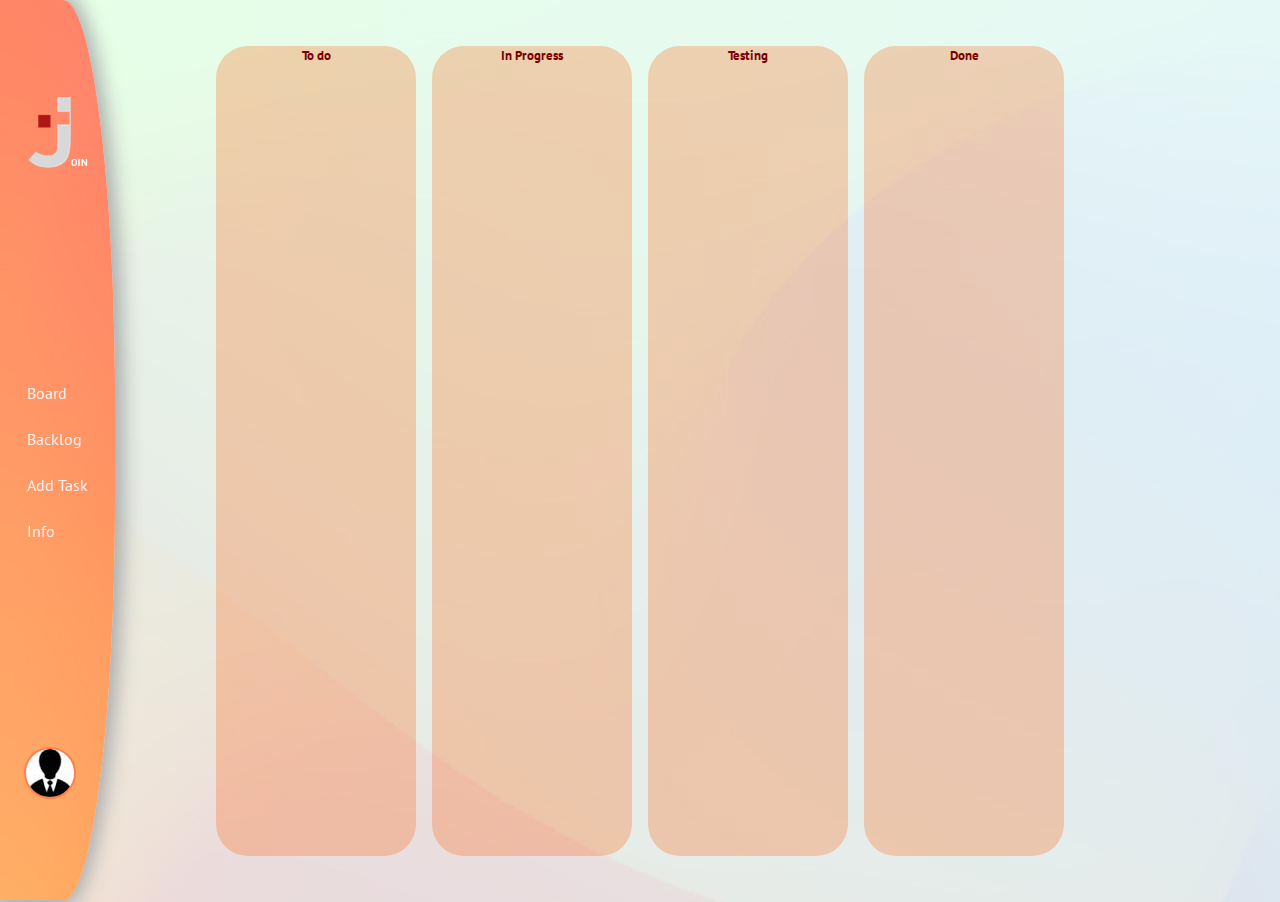
<file: index.html>
<!DOCTYPE html>
<html lang="en">

<head>
    <meta charset="UTF-8">
    <meta http-equiv="X-UA-Compatible" content="IE=edge">
    <meta name="viewport" content="width=device-width, initial-scale=1.0">
    <title>Kanban</title>

    <script src="./main.js"></script>
    <script src="./mini_backend.js"></script>
    <link rel="stylesheet" href="style.css">
    <link rel="stylesheet" href="fonts.css">
    <link rel="stylesheet" href="privacysidebar.css">
    <link rel="stylesheet" href="navbar-style.css">
    <link rel="stylesheet" href="addTaskStyle.css">
    <link rel="stylesheet" href="https://fonts.googleapis.com/icon?family=Material+Icons">
    <link rel="stylesheet" href="https://code.getmdl.io/1.3.0/material.indigo-pink.min.css">
    <script defer src="https://code.getmdl.io/1.3.0/material.min.js"></script>
    <link rel="icon" type="image/x-icon" href="./img/joinlogo.png">

</head>

<body onload="showTasks()">
    <nav class="navbar">
        <div class="logo"><img src="./img/logo.png"></div>
        <ul class="nav-links">
            <input type="checkbox" id="checkbox_toggle" />
            <label for="checkbox_toggle" class="hamburger"><img class="hamburger-box" src="./img/list.png"></label>
            <div class="menu">
                <li><a href="./index.html">Board</a></li>
                <li><a href="./backlog.html">Backlog</a></li>
                <li><a href="./addTaskIndex.html">Add Task</a></li>
                <li><a href="./info.html">Info</a></li>
            </div>
        </ul>
    </nav>
    <div class="sideBar">
        <div class="logo"><img src="./img/logo.png" alt=""></div>
        <div class="navBar">
            <div class="mainLinks">
                <li><a href="./index.html">Board</a></li>
                <li><a href="./backlog.html">Backlog</a></li>
                <li><a href="./addTaskIndex.html">Add Task</a></li>
                <li><a href="./info.html">Info</a></li>
            </div>
        </div>
        <div class="profilePic"><img id="profilePic" src="./img/profilePic3.jpg"></div>
    </div>
    <div class="mainPage">
        

        <div class="mainTaskContainer">
            <div id="task_1" class="task" ondragover="allowDrop(event); addHighlight('task_1')"
                ondragleave="removeHighlight()" ondragend="removeHighlight()" ondrop="moveTo(1);">
                <h5>To do</h5>
                <div class="grab" id="task1"></div>

            </div>
            <div id="task_2" class="task" ondragover="allowDrop(event); addHighlight('task_2')"
                ondragleave="removeHighlight()" ondragend="removeHighlight()" ondrop="moveTo(2)">
                <h5>In Progress</h5>
                <div class="grab" id="task2"></div>
            </div>
            <div id="task_3" class="task" ondragover="allowDrop(event); addHighlight('task_3')"
                ondragleave="removeHighlight()" ondragend="removeHighlight()" ondrop="moveTo(3)">
                <h5>Testing</h5>
                <div class="grab" id="task3"></div>
            </div>
            <div id="task_4" class="task" ondragover="allowDrop(event); addHighlight('task_4')"
                ondragleave="removeHighlight()" ondragend="removeHighlight()" ondrop="moveTo(4)">
                <h5>Done</h5>
                <div class="grab" id="task4"></div>
            </div>
        </div>
    </div>

    </div>
    <div id="addTaskSection" class="dnone popup">

        <form id="addTaskInputs" onsubmit="return false">

            <div class="leftInputs">
                <div class="inputField">
                    <label for="titleInputField" required>TITLE</label>
                    <input id="titleInputField" type="text" required>
                </div>
                <div class="inputField">
                    <label for="categorySelection">CATEGORY</label>
                    <select class="categorySelect" id="selection">
                        <option value="">- please select -</option>
                        <option value="Marketing">Marketing</option>
                        <option value="Product">Product</option>
                        <option value="Sale">Sale</option>
                        <option value="Management">Management</option>
                    </select>
                </div>
                <div class="inputField">
                    <label for="textDescription" required>DESCRIPTION</label>
                    <textarea id="txtDescription" cols="20" rows="8" required=""></textarea>
                </div>
            </div>
            <div class="rightInputs">
                <div class="inputField">
                    <label for="dueDate">DUE DATE</label>
                    <input id="dueDate" type="date">
                </div>
                <div class="inputField">
                    <label for="urgency" required>URGENCY</label>
                    <select id="urgency" required="">
                        <option value="">- please select -</option>
                        <option value="important">Important</option>
                        <option value="high">High</option>
                        <option value="medium">Medium</option>
                        <option value="low">Low</option>
                    </select>
                </div>
                <div class="inputField">
                    <label for="assignedProfile">ASSIGNED TO</label>
                    <div id="assignedProfile" class="clerk" data-tooltip="person">
                        <img id="assignedProfilePicture0" class="avatar" src="./img/profilePic1.jpg"
                            onclick="selectAv(0)" alt="person">
                        <img id="assignedProfilePicture1" class="avatar" src="./img/profilePic2.jpg"
                            onclick="selectAv(1)" alt="person">
                        <img id="assignedProfilePicture2" class="avatar" src="./img/profilePic3.jpg"
                            onclick="selectAv(2)" alt="person">
                    </div>
                    <div class="taskButtons">
                        <button id="cancelButton" type="reset" onclick="closeWindow()">CANCEL</button>
                        <button id="createTaskButton" type="submit" onclick="saveEdit()">Save</button>
                    </div>
                </div>
            </div>
        </form>
    </div>
    </div>

</body>

</html>
</file>
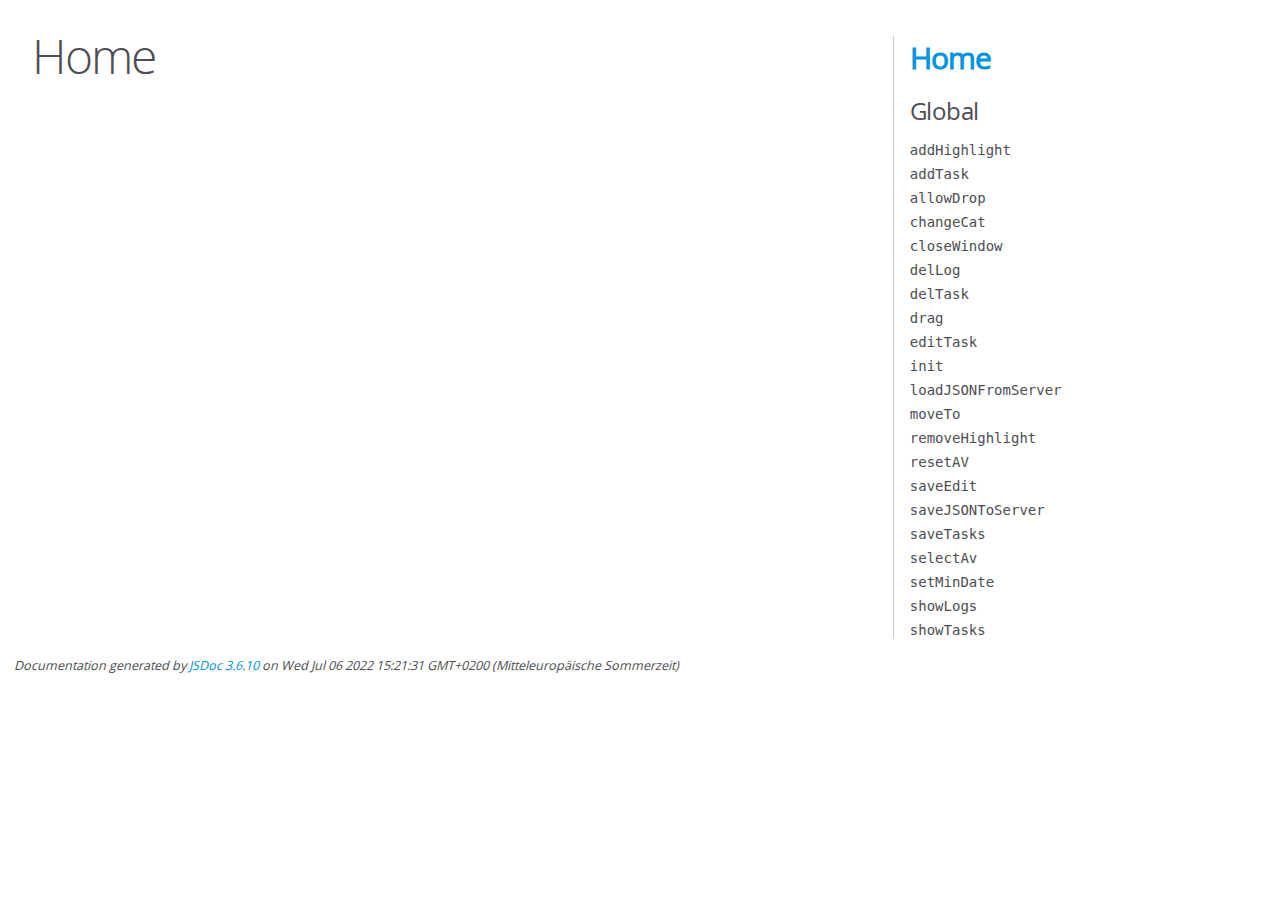
<file: out/index.html>
<!DOCTYPE html>
<html lang="en">
<head>
    <meta charset="utf-8">
    <title>JSDoc: Home</title>

    <script src="scripts/prettify/prettify.js"> </script>
    <script src="scripts/prettify/lang-css.js"> </script>
    <!--[if lt IE 9]>
      <script src="//html5shiv.googlecode.com/svn/trunk/html5.js"></script>
    <![endif]-->
    <link type="text/css" rel="stylesheet" href="styles/prettify-tomorrow.css">
    <link type="text/css" rel="stylesheet" href="styles/jsdoc-default.css">
</head>

<body>

<div id="main">

    <h1 class="page-title">Home</h1>

    



    


    <h3> </h3>










    









</div>

<nav>
    <h2><a href="index.html">Home</a></h2><h3>Global</h3><ul><li><a href="global.html#addHighlight">addHighlight</a></li><li><a href="global.html#addTask">addTask</a></li><li><a href="global.html#allowDrop">allowDrop</a></li><li><a href="global.html#changeCat">changeCat</a></li><li><a href="global.html#closeWindow">closeWindow</a></li><li><a href="global.html#delLog">delLog</a></li><li><a href="global.html#delTask">delTask</a></li><li><a href="global.html#drag">drag</a></li><li><a href="global.html#editTask">editTask</a></li><li><a href="global.html#init">init</a></li><li><a href="global.html#loadJSONFromServer">loadJSONFromServer</a></li><li><a href="global.html#moveTo">moveTo</a></li><li><a href="global.html#removeHighlight">removeHighlight</a></li><li><a href="global.html#resetAV">resetAV</a></li><li><a href="global.html#saveEdit">saveEdit</a></li><li><a href="global.html#saveJSONToServer">saveJSONToServer</a></li><li><a href="global.html#saveTasks">saveTasks</a></li><li><a href="global.html#selectAv">selectAv</a></li><li><a href="global.html#setMinDate">setMinDate</a></li><li><a href="global.html#showLogs">showLogs</a></li><li><a href="global.html#showTasks">showTasks</a></li></ul>
</nav>

<br class="clear">

<footer>
    Documentation generated by <a href="https://github.com/jsdoc/jsdoc">JSDoc 3.6.10</a> on Wed Jul 06 2022 15:21:31 GMT+0200 (Mitteleuropäische Sommerzeit)
</footer>

<script> prettyPrint(); </script>
<script src="scripts/linenumber.js"> </script>
</body>
</html>
</file>
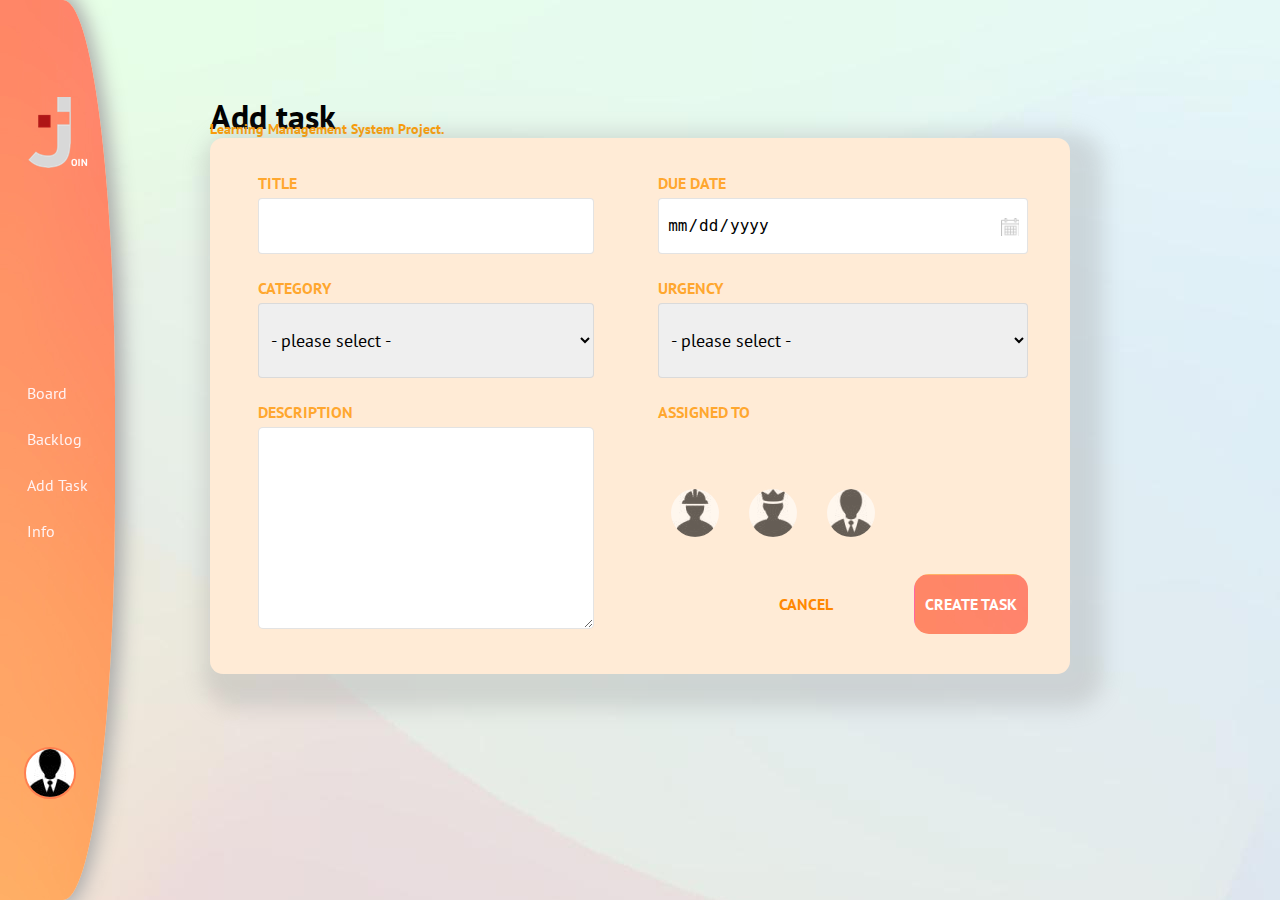
<file: addTaskIndex.html>
<!DOCTYPE html>
<html lang="en">

<head>
    <meta charset="UTF-8">
    <meta http-equiv="X-UA-Compatible" content="IE=edge">
    <meta name="viewport" content="width=device-width, initial-scale=1.0">
    <title>Kanban</title>

    <script src="./main.js"></script>
    <script src="./mini_backend.js"></script>
    <link rel="stylesheet" href="./style.css">
    <link rel="stylesheet" href="fonts.css">
    <link rel="stylesheet" href="privacysidebar.css">
    <link rel="stylesheet" href="addTaskStyle.css">
    <link rel="stylesheet" href="navbar-style.css">
    <link rel="stylesheet" href="logstyle.css">
    <link rel="stylesheet" href="https://fonts.googleapis.com/icon?family=Material+Icons">
    <link rel="stylesheet" href="https://code.getmdl.io/1.3.0/material.indigo-pink.min.css">
    <script defer src="https://code.getmdl.io/1.3.0/material.min.js"></script>
    <link rel="icon" type="image/x-icon" href="./img/joinlogo.png">

</head>

<body onload="setMinDate()">
    <nav class="navbar">
        <!-- LOGO -->
        <div class="logo"><img src="./img/logo.png"></div>
        <!-- NAVIGATION MENU -->
        <ul class="nav-links">
            <!-- USING CHECKBOX HACK -->
            <input type="checkbox" id="checkbox_toggle" />
            <label for="checkbox_toggle" class="hamburger"><img class="hamburger-box" src="./img/list.png"></label>
            <!-- NAVIGATION MENUS -->
            <div class="menu">
                <li><a href="./index.html">Board</a></li>
                <li><a href="./backlog.html">Backlog</a></li>
                <li><a href="./addTaskIndex.html">Add Task</a></li>
                <li><a href="./info.html">Info</a></li>
            </div>
        </ul>
    </nav>
    <div class="sideBar">
        <div class="logo"><img src="./img/logo.png" alt=""></div>
        <div class="navBar">
            <div class="mainLinks">
                <li><a href="./index.html">Board</a></li>
                <li><a href="./backlog.html">Backlog</a></li>
                <li><a href="./addTaskIndex.html">Add Task</a></li>
                <li><a href="./info.html">Info</a></li>
            </div>
        </div>
        <div class="profilePic"><img id="profilePic" src="./img/profilePic3.jpg"></div>
    </div>
    <div class="mainPage">
        

        <div id="addTaskSection">
            <h1 class="headlineTask">Add task</h1>
            <h2 class="underHeadlineTask">Learning Management System Project.</h2>
            <form id="addTaskInputs" onsubmit="addTask();return false">

                <div class="leftInputs">
                    <div class="inputField">
                        <label for="titleInputField" required>TITLE</label>
                        <input id="titleInputField" type="text" required>
                    </div>
                    <div class="inputField">
                        <label for="categorySelection">CATEGORY</label>
                        <select class="categorySelect" id="selection">
                            <option value="">- please select -</option>
                            <option value="Marketing">Marketing</option>
                            <option value="Product">Product</option>
                            <option value="Sale">Sale</option>
                            <option value="Management">Management</option>
                        </select>
                    </div>
                    <div class="inputField">
                        <label for="textDescription" required>DESCRIPTION</label>
                        <textarea id="txtDescription" cols="20" rows="8" required=""></textarea>
                    </div>
                </div>
                <div class="rightInputs">
                    <div class="inputField">
                        <label for="dueDate">DUE DATE</label>
                        <input id="dueDate" type="date">
                    </div>
                    <div class="inputField">
                        <label for="urgency" required>URGENCY</label>
                        <select id="urgency" required="">
                            <option value="">- please select -</option>
                            <option value="important">Important</option>
                            <option value="high">High</option>
                            <option value="medium">Medium</option>
                            <option value="low">Low</option>
                        </select>
                    </div>
                    <div class="inputField">
                        <label for="assignedProfile">ASSIGNED TO</label>
                        <div id="assignedProfile" class="clerk" data-tooltip="person">
                            <img id="assignedProfilePicture0" class="avatar" src="./img/profilePic1.jpg"
                                onclick="selectAv(0)" alt="person"> 
                            <img id="assignedProfilePicture1" class="avatar" src="./img/profilePic2.jpg"
                                onclick="selectAv(1)" alt="person">
                            <img id="assignedProfilePicture2" class="avatar" src="./img/profilePic3.jpg"
                                onclick="selectAv(2)" alt="person">
                        </div>
                        <div class="taskButtons">
                            <button id="cancelButton" type="reset">CANCEL</button>
                            <button id="createTaskButton" type="submit">CREATE TASK</button>
                        </div>
                    </div>
                </div>
            </form>
        </div>
    </div>
</body>

</html>
</file>
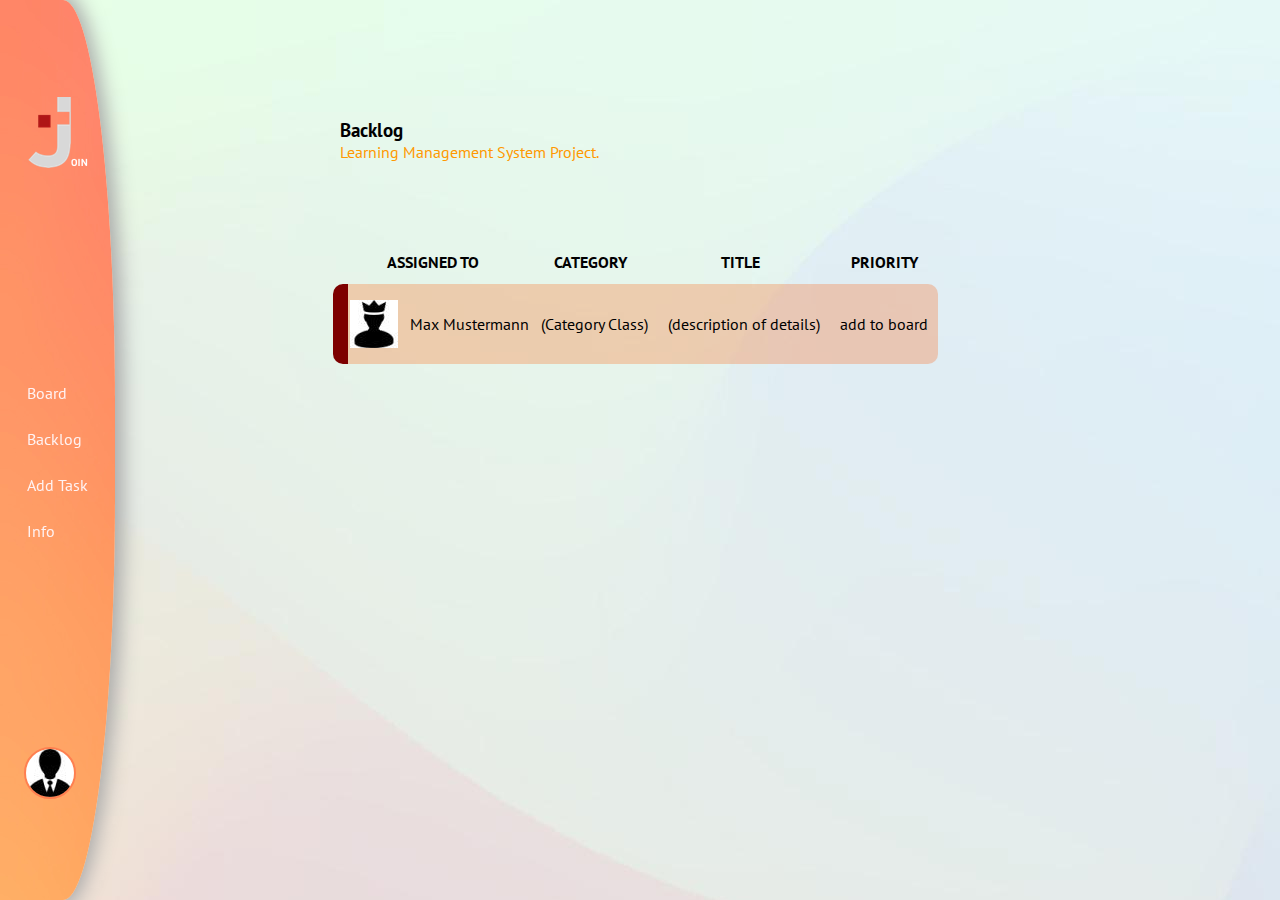
<file: backlog.html>
<!DOCTYPE html>
<html lang="en">

<head>
    <meta charset="UTF-8">
    <meta http-equiv="X-UA-Compatible" content="IE=edge">
    <meta name="viewport" content="width=device-width, initial-scale=1.0">
    <title>Kanban</title>

    <script src="./main.js"></script>
    <script src="./mini_backend.js"></script>
    <link rel="stylesheet" href="./style.css">
    <link rel="stylesheet" href="fonts.css">
    <link rel="stylesheet" href="privacysidebar.css">
    <link rel="stylesheet" href="addTaskStyle.css">
    <link rel="stylesheet" href="navbar-style.css">
    <link rel="stylesheet" href="logstyle.css">
    <link rel="stylesheet" href="https://fonts.googleapis.com/icon?family=Material+Icons">
    <link rel="stylesheet" href="https://code.getmdl.io/1.3.0/material.indigo-pink.min.css">
    <script defer src="https://code.getmdl.io/1.3.0/material.min.js"></script>
    <link rel="icon" type="image/x-icon" href="./img/joinlogo.png">

</head>

<body onload="showLogs()">

    <nav class="navbar">
        <!-- LOGO -->
        <div class="logo"><img src="./img/logo.png"></div>
        <!-- NAVIGATION MENU -->
        <ul class="nav-links">
            <!-- USING CHECKBOX HACK -->
            <input type="checkbox" id="checkbox_toggle" />
            <label for="checkbox_toggle" class="hamburger"><img class="hamburger-box" src="./img/list.png"></label>
            <!-- NAVIGATION MENUS -->
            <div class="menu">
                <li><a href="./index.html">Board</a></li>
                <li><a href="./backlog.html">Backlog</a></li>
                <li><a href="./addTaskIndex.html">Add Task</a></li>
                <li><a href="./info.html">Info</a></li>
            </div>
        </ul>
    </nav>
    <div class="sideBar">
        <div class="logo"><img src="./img/logo.png" alt=""></div>
        <div class="navBar">
            <div class="mainLinks">
                <li><a href="./index.html">Board</a></li>
                <li><a href="./backlog.html">Backlog</a></li>
                <li><a href="./addTaskIndex.html">Add Task</a></li>
                <li><a href="./info.html">Info</a></li>
            </div>
        </div>
        <div class="profilePic"><img id="profilePic" src="./img/profilePic3.jpg"></div>
    </div>
    <div class="mainPage">
        

        <div id="backlogDiv">
            <div class="headline">
                <h3>Backlog</h3>
                <span class="backlogInfo">Learning Management System Project.</span>
            </div>
            <div class="tableDiv">
                <table>
                    <thead>
                        <tr id="tableHeader">
                            <th class="assignedTo">ASSIGNED TO &nbsp</th>
                            <th class="category">CATEGORY &nbsp</th>
                            <th class="details">TITLE &nbsp</th>
                            <th class="priority">PRIORITY</th>
                        </tr>
                    </thead>
                    <tbody id="logs" class="backlogContent">
                        <tr>
                            <td class="taskCreator">
                                <img src="./img/profilePic2.jpg">
                                &nbsp&nbsp&nbsp
                                <div class="name">
                                    <span>Max Mustermann</span>
                                </div>
                            </td>
                            <td class="cc1">(Category Class)</td>
                            <td class="dd1">(description of details)</td>
                            <td class="">add to board</td>
                        </tr>
                    </tbody>
                </table>
            </div>
        </div>
    </div>
    <div id="addTaskSection" class="dnone popup">
        
        <form id="addTaskInputs" onsubmit="return false">
            
            <div class="leftInputs">
                <div class="inputField">
                    <label for="titleInputField" required>TITLE</label>
                    <input id="titleInputField" type="text" required>
                </div>
                <div class="inputField">
                    <label for="categorySelection">CATEGORY</label>
                    <select class="categorySelect" id="selection">
                        <option value="">- please select -</option>
                        <option value="Marketing">Marketing</option>
                        <option value="Product">Product</option>
                        <option value="Sale">Sale</option>
                        <option value="Management">Management</option>
                    </select>
                </div>
                <div class="inputField">
                    <label for="textDescription" required>DESCRIPTION</label>
                    <textarea id="txtDescription" cols="20" rows="8" required=""></textarea>
                </div>
            </div>
            <div class="rightInputs">
                <div class="inputField">
                    <label for="dueDate">DUE DATE</label>
                    <input id="dueDate" type="date">
                </div>
                <div class="inputField">
                    <label for="urgency" required>URGENCY</label>
                        <select id="urgency" required="">
                            <option value="">- please select -</option>
                            <option value="important">Important</option>
                            <option value="high">High</option>
                            <option value="medium">Medium</option>
                            <option value="low">Low</option>
                        </select> 
                </div>
                <div class="inputField">
                    <label for="assignedProfile">ASSIGNED TO</label>
                    <div id="assignedProfile" class="clerk" data-tooltip="person">
                        <img id="assignedProfilePicture0" class="avatar" src="./img/profilePic1.jpg" onclick="selectAv(0)" alt="person">
                        <img id="assignedProfilePicture1" class="avatar" src="./img/profilePic2.jpg" onclick="selectAv(1)" alt="person">
                        <img id="assignedProfilePicture2" class="avatar" src="./img/profilePic3.jpg" onclick="selectAv(2)" alt="person">
                    </div>
                    <div class="taskButtons">
                        <button id="cancelButton" type="reset" onclick="closeWindow()">CANCEL</button>
                        <button id="createTaskButton" type="submit" onclick="saveEdit()">Save</button>
                    </div>
                </div>
            </div>
        </form>
    </div>
</body>

</html>
</file>
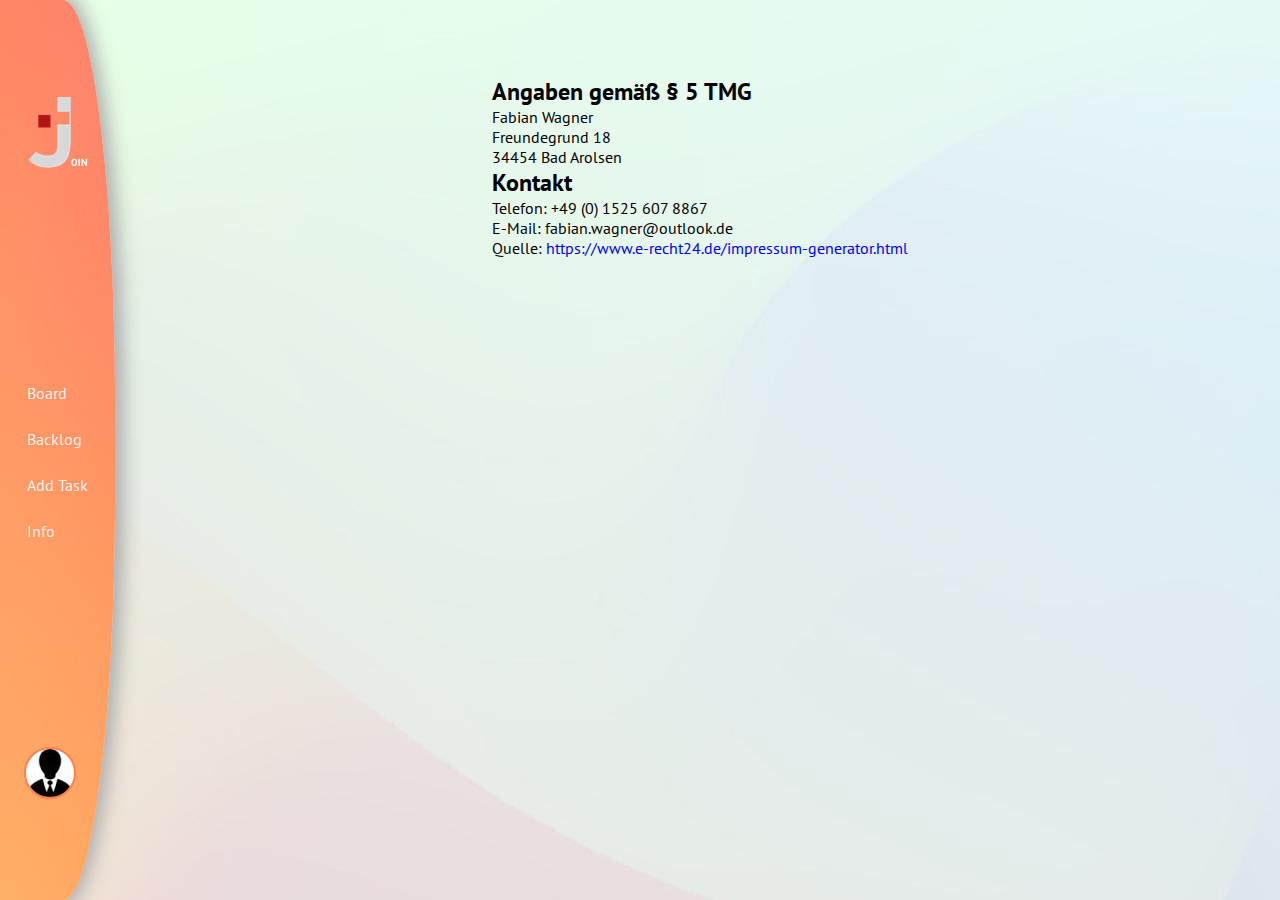
<file: imprint.html>
<!DOCTYPE html>
<html lang="en">

<head>
    <meta charset="UTF-8">
    <meta http-equiv="X-UA-Compatible" content="IE=edge">
    <meta name="viewport" content="width=device-width, initial-scale=1.0">
    <title>Kanban</title>

    <script src="./main.js"></script>
    <script src="./mini_backend.js"></script>
    <link rel="stylesheet" href="style.css">
    <link rel="stylesheet" href="fonts.css">
    <link rel="stylesheet" href="navbar-style.css">
    <link rel="stylesheet" href="privacysidebar.css">
    <link rel="stylesheet" href="addTaskStyle.css">
    <link rel="stylesheet" href="https://fonts.googleapis.com/icon?family=Material+Icons">
    <link rel="stylesheet" href="https://code.getmdl.io/1.3.0/material.indigo-pink.min.css">
    <script defer src="https://code.getmdl.io/1.3.0/material.min.js"></script>
    <link rel="icon" type="image/x-icon" href="./img/joinlogo.png">

</head>

<body>
    <nav class="navbar">
        <!-- LOGO -->
        <div class="logo"><img src="./img/logo.png"></div>
        <!-- NAVIGATION MENU -->
        <ul class="nav-links">
            <!-- USING CHECKBOX HACK -->
            <input type="checkbox" id="checkbox_toggle" />
            <label for="checkbox_toggle" class="hamburger"><img class="hamburger-box" src="./img/list.png"></label>
            <!-- NAVIGATION MENUS -->
            <div class="menu">
                <li><a href="./index.html">Board</a></li>
                <li><a href="./backlog.html">Backlog</a></li>
                <li><a href="./addTaskIndex.html">Add Task</a></li>
                <li><a href="./info.html">Info</a></li>
            </div>
        </ul>
    </nav>
    <div class="sideBar">
        <div class="logo"><img src="./img/logo.png" alt=""></div>
        <div class="navBar">
            <div class="mainLinks">
                <li><a href="./index.html">Board</a></li>
                <li><a href="./backlog.html">Backlog</a></li>
                <li><a href="./addTaskIndex.html">Add Task</a></li>
                <li><a href="./info.html">Info</a></li>
            </div>
        </div>
        <div class="profilePic"><img id="profilePic" src="./img/profilePic3.jpg"></div>
    </div>
    <div class="mainPage">
        
        <div class="imprint">

            <h2>Angaben gem&auml;&szlig; &sect; 5 TMG</h2>
            <p>Fabian Wagner<br />
                Freundegrund 18<br />
                34454 Bad Arolsen</p>

            <h2>Kontakt</h2>
            <p>Telefon: +49 (0) 1525 607 8867<br />
                E-Mail: fabian.wagner@outlook.de</p>

            <p>Quelle: <a
                    href="https://www.e-recht24.de/impressum-generator.html">https://www.e-recht24.de/impressum-generator.html</a>
            </p>
        </div>

    </div>



    </div>



</body>

</html>
</file>
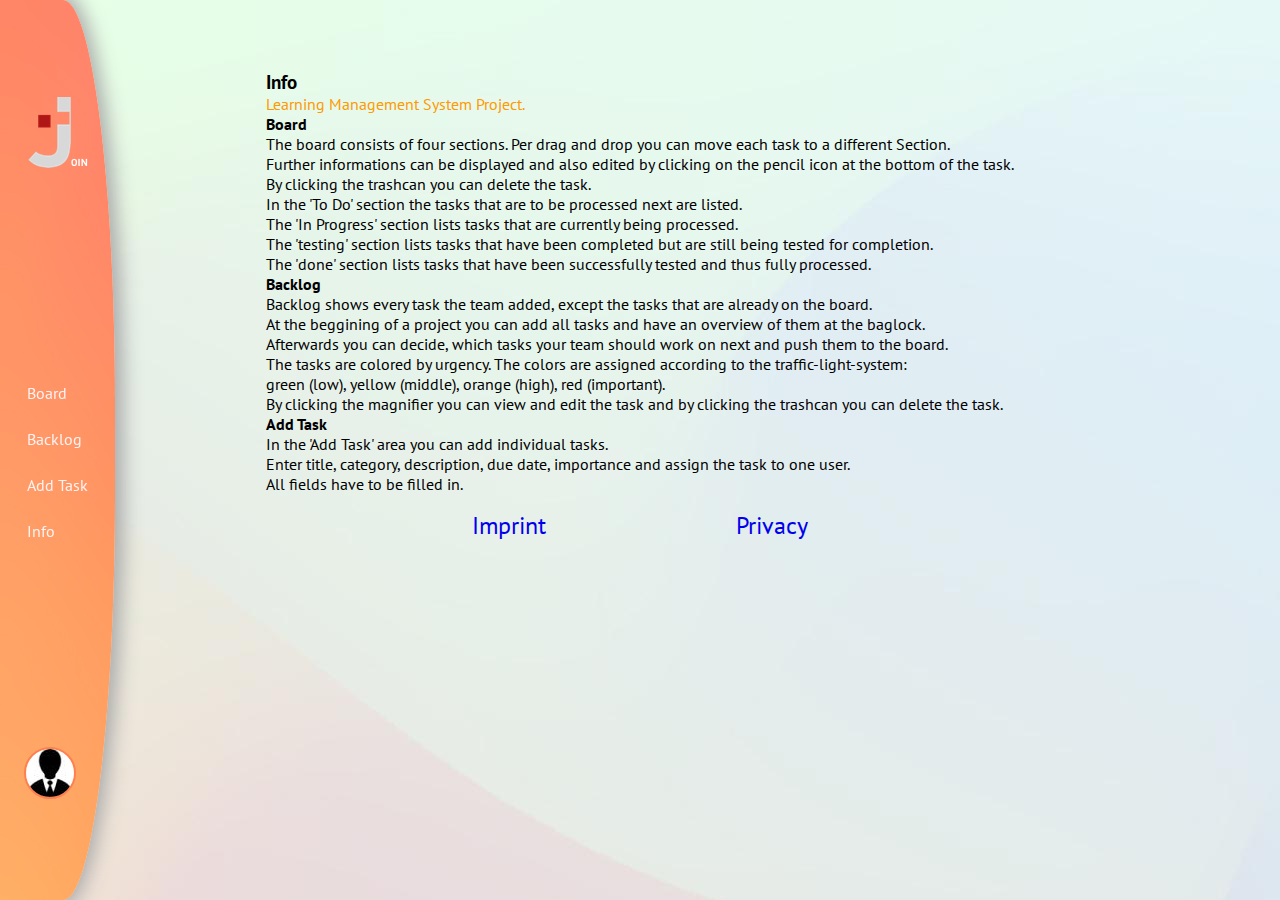
<file: info.html>
<!DOCTYPE html>
<html lang="en">

<head>
    <meta charset="UTF-8">
    <meta http-equiv="X-UA-Compatible" content="IE=edge">
    <meta name="viewport" content="width=device-width, initial-scale=1.0">
    <title>Kanban</title>

    <script src="./main.js"></script>
    <script src="./mini_backend.js"></script>
    <link rel="stylesheet" href="style.css">
    <link rel="stylesheet" href="privacysidebar.css">
    <link rel="stylesheet" href="fonts.css">
    <link rel="stylesheet" href="navbar-style.css">
    <link rel="stylesheet" href="addTaskStyle.css">
    <link rel="stylesheet" href="https://fonts.googleapis.com/icon?family=Material+Icons">
    <link rel="stylesheet" href="https://code.getmdl.io/1.3.0/material.indigo-pink.min.css">
    <script defer src="https://code.getmdl.io/1.3.0/material.min.js"></script>
    <link rel="icon" type="image/x-icon" href="./img/joinlogo.png">

</head>

<body>
    <nav class="navbar">
        <!-- LOGO -->
        <div class="logo"><img src="./img/logo.png"></div>
        <!-- NAVIGATION MENU -->
        <ul class="nav-links">
            <!-- USING CHECKBOX HACK -->
            <input type="checkbox" id="checkbox_toggle" />
            <label for="checkbox_toggle" class="hamburger"><img class="hamburger-box" src="./img/list.png"></label>
            <!-- NAVIGATION MENUS -->
            <div class="menu">
                <li><a href="./index.html">Board</a></li>
                <li><a href="./backlog.html">Backlog</a></li>
                <li><a href="./addTaskIndex.html">Add Task</a></li>
                <li><a href="./info.html">Info</a></li>
            </div>
        </ul>
    </nav>
    <div class="sideBar">
        <div class="logo"><img src="./img/logo.png" alt=""></div>
        <div class="navBar">
            <div class="mainLinks">
                <li><a href="./index.html">Board</a></li>
                <li><a href="./backlog.html">Backlog</a></li>
                <li><a href="./addTaskIndex.html">Add Task</a></li>
                <li><a href="./info.html">Info</a></li>
            </div>
        </div>
        <div class="profilePic"><img id="profilePic" src="./img/profilePic3.jpg"></div>
    </div>
    <div class="mainPage">
        

        <div class="infoText">
            <div class="headcont">
                <div class="headline1">
                    <h3>Info</h3>
                    <span class="backlogInfo">Learning Management System Project.</span>
                </div>
                </div>
         
            <span>

                <h4>Board</h4>

                <p> The board consists of four sections. Per drag and drop you can move each task to a different
                    Section.<br>
                    Further informations can be displayed and also edited by clicking on the pencil icon at the bottom
                    of the task. <br>By
                    clicking the trashcan you can delete the task.<br>
                    In the 'To Do' section the tasks that are to be processed next are listed. <br>The 'In Progress'
                    section
                    lists tasks that are currently being processed.<br>
                    The 'testing' section lists tasks that have been completed but are still being tested for
                    completion.<br> The 'done' section lists tasks that have been successfully tested and thus fully
                    processed.
                </p>

                <h4>Backlog</h4>

                <p>
                    Backlog shows every task the team added, except the tasks that are already on the board.<br>
                    At the beggining of a project you can add all tasks and have an overview of them at the baglock.
                    <br>Afterwards
                    you can decide, which tasks your team should work on next and push them to the board.<br>
                    The tasks are colored by urgency. The colors are assigned according
                    to the traffic-light-system: <br>green (low), yellow (middle), orange (high), red (important).<br>
                    By clicking the magnifier you can view and edit the task and by clicking the trashcan you can delete
                    the task.
                </p>

                <h4>Add Task</h4>

                <p>
                    In the 'Add Task' area you can add individual tasks.<br>
                    Enter title, category, description, due date, importance and assign the task to one user.<br>
                    All fields have to be filled in.
                </p>

                <div class="imprintPrivacy">
                    <a href="imprint.html">Imprint</a>
                    <a href="privacy.html">Privacy</a>
                </div>

            </span>

        </div>

    </div>



</body>

</html>
</file>
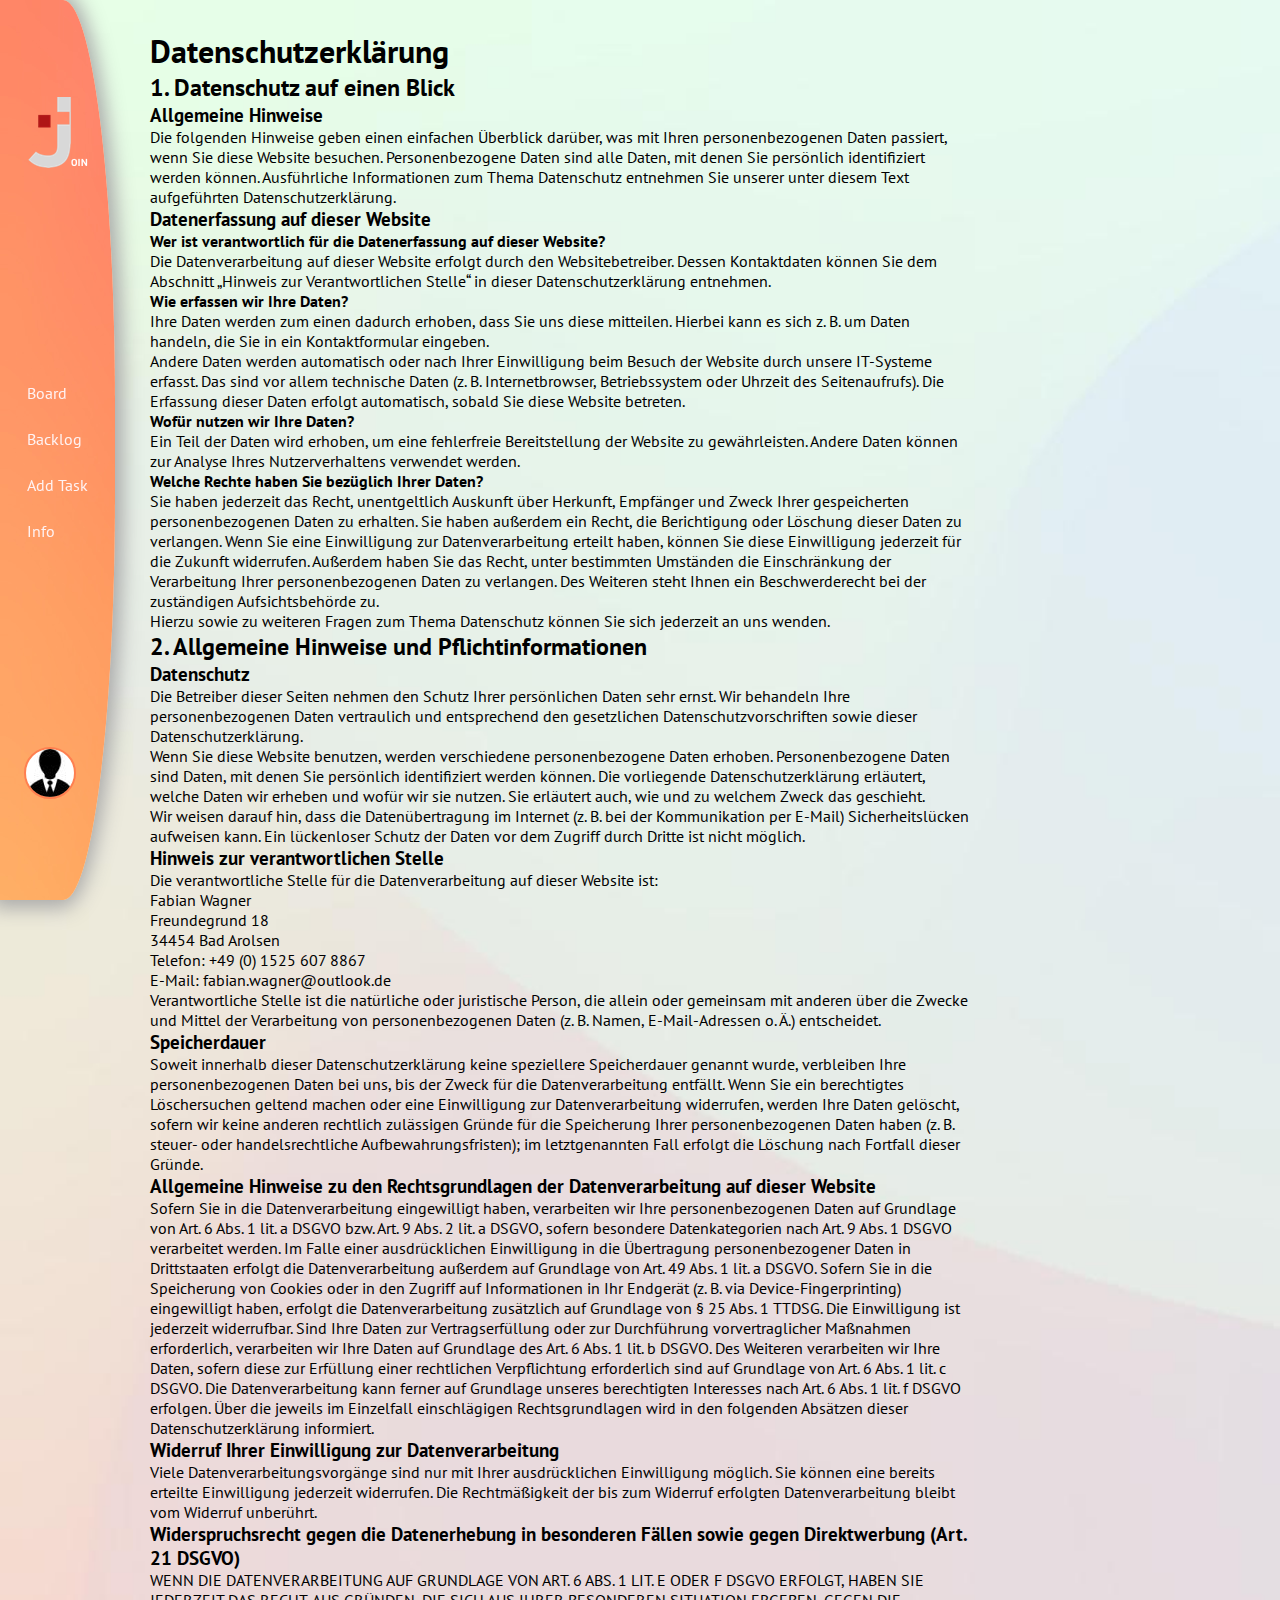
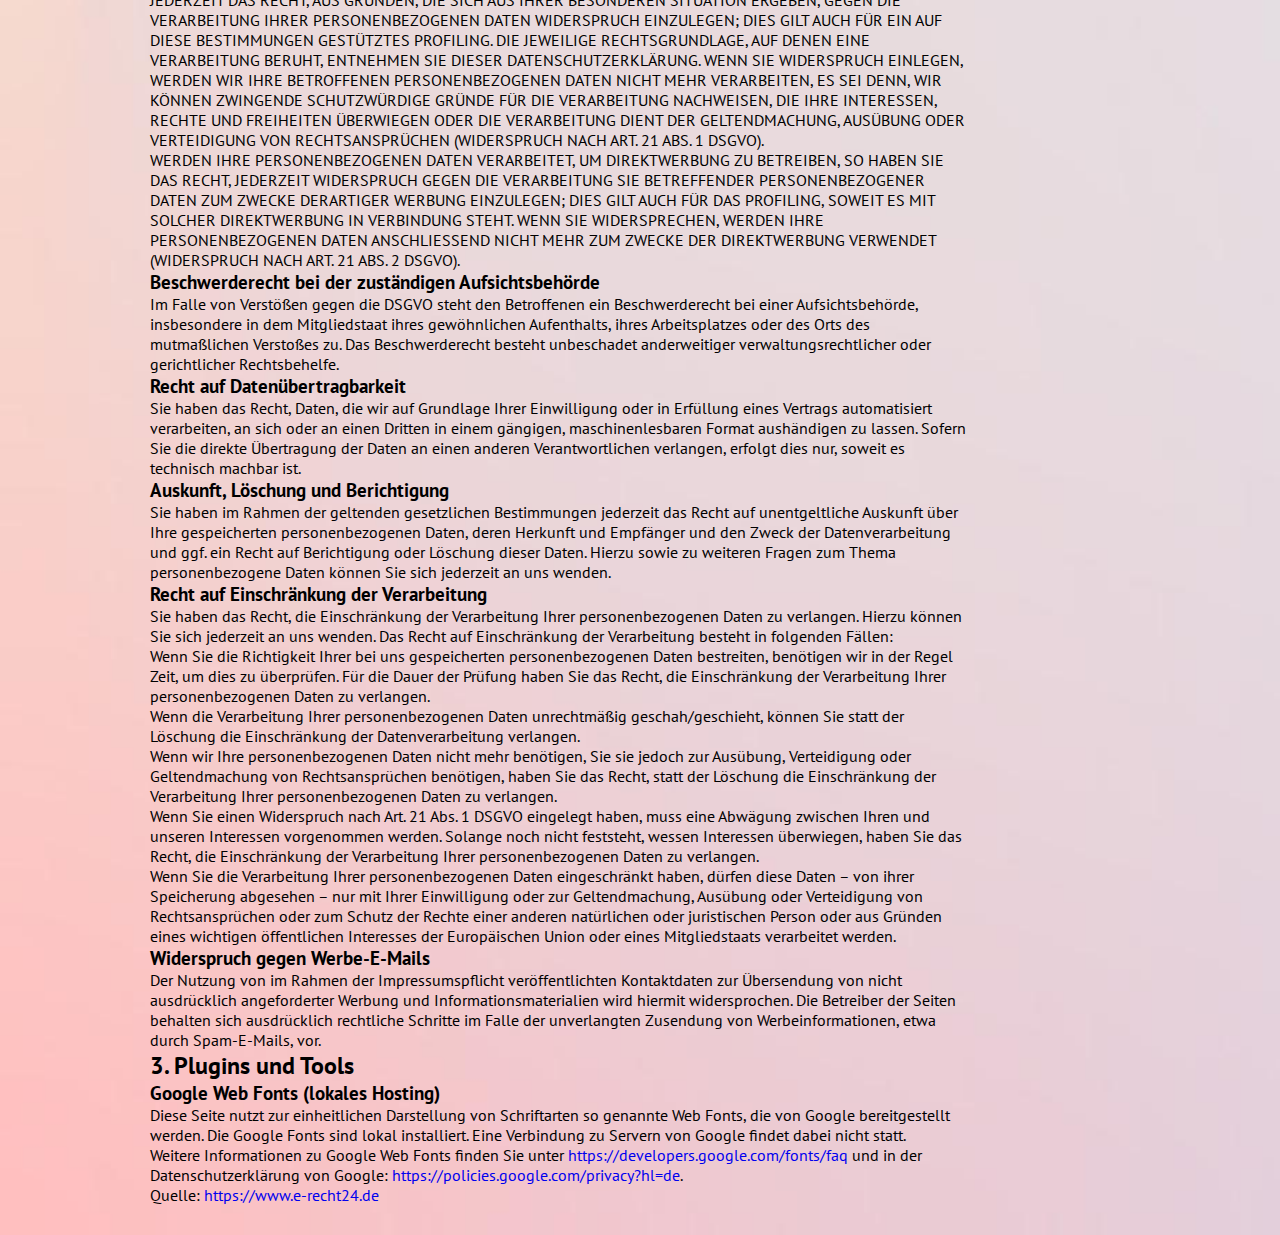
<file: privacy.html>
<!DOCTYPE html>
<html lang="en">

<head>
    <meta charset="UTF-8">
    <meta http-equiv="X-UA-Compatible" content="IE=edge">
    <meta name="viewport" content="width=device-width, initial-scale=1.0">
    <title>Kanban</title>

    <script src="./main.js"></script>
    <script src="./mini_backend.js"></script>
    <link rel="stylesheet" href="style.css">
    <link rel="stylesheet" href="privacysidebar.css">
    <link rel="stylesheet" href="fonts.css">
    <link rel="stylesheet" href="navbar-style.css">
    <link rel="stylesheet" href="addTaskStyle.css">
    <link rel="stylesheet" href="https://fonts.googleapis.com/icon?family=Material+Icons">
    <link rel="stylesheet" href="https://code.getmdl.io/1.3.0/material.indigo-pink.min.css">
    <script defer src="https://code.getmdl.io/1.3.0/material.min.js"></script>
    <link rel="icon" type="image/x-icon" href="./img/joinlogo.png">

</head>

<body>
    <nav class="navbar">
        <!-- LOGO -->
        <div class="logo"><img src="./img/logo.png"></div>
        <!-- NAVIGATION MENU -->
        <ul class="nav-links">
            <!-- USING CHECKBOX HACK -->
            <input type="checkbox" id="checkbox_toggle" />
            <label for="checkbox_toggle" class="hamburger"><img class="hamburger-box" src="./img/list.png"></label>
            <!-- NAVIGATION MENUS -->
            <div class="menu">
                <li><a href="./index.html">Board</a></li>
                <li><a href="./backlog.html">Backlog</a></li>
                <li><a href="./addTaskIndex.html">Add Task</a></li>
                <li><a href="./info.html">Info</a></li>
            </div>
        </ul>
    </nav>
    <div class="sideBar">
        <div class="logo"><img src="./img/logo.png" alt=""></div>
        <div class="navBar">
            <div class="mainLinks">
                <li><a href="./index.html">Board</a></li>
                <li><a href="./backlog.html">Backlog</a></li>
                <li><a href="./addTaskIndex.html">Add Task</a></li>
                <li><a href="./info.html">Info</a></li>
            </div>
        </div>
        <div class="profilePic"><img id="profilePic" src="./img/profilePic3.jpg"></div>
    </div>

    <div class="mainPages">

        <div class="imprint">

            <h1>Datenschutz&shy;erkl&auml;rung</h1>
            <h2>1. Datenschutz auf einen Blick</h2>
            <h3>Allgemeine Hinweise</h3>
            <p>Die folgenden Hinweise geben einen einfachen &Uuml;berblick dar&uuml;ber, was mit Ihren
                personenbezogenen Daten passiert, wenn Sie diese Website besuchen. Personenbezogene Daten sind alle
                Daten, mit denen Sie pers&ouml;nlich identifiziert werden k&ouml;nnen. Ausf&uuml;hrliche
                Informationen zum Thema Datenschutz entnehmen Sie unserer unter diesem Text aufgef&uuml;hrten
                Datenschutzerkl&auml;rung.</p>
            <h3>Datenerfassung auf dieser Website</h3>
            <h4>Wer ist verantwortlich f&uuml;r die Datenerfassung auf dieser Website?</h4>
            <p>Die Datenverarbeitung auf dieser Website erfolgt durch den Websitebetreiber. Dessen Kontaktdaten
                k&ouml;nnen Sie dem Abschnitt &bdquo;Hinweis zur Verantwortlichen Stelle&ldquo; in dieser
                Datenschutzerkl&auml;rung entnehmen.</p>
            <h4>Wie erfassen wir Ihre Daten?</h4>
            <p>Ihre Daten werden zum einen dadurch erhoben, dass Sie uns diese mitteilen. Hierbei kann es sich
                z.&nbsp;B. um Daten handeln, die Sie in ein Kontaktformular eingeben.</p>
            <p>Andere Daten werden automatisch oder nach Ihrer Einwilligung beim Besuch der Website durch unsere
                IT-Systeme erfasst. Das sind vor allem technische Daten (z.&nbsp;B. Internetbrowser, Betriebssystem
                oder Uhrzeit des Seitenaufrufs). Die Erfassung dieser Daten erfolgt automatisch, sobald Sie diese
                Website betreten.</p>
            <h4>Wof&uuml;r nutzen wir Ihre Daten?</h4>
            <p>Ein Teil der Daten wird erhoben, um eine fehlerfreie Bereitstellung der Website zu
                gew&auml;hrleisten. Andere Daten k&ouml;nnen zur Analyse Ihres Nutzerverhaltens verwendet werden.
            </p>
            <h4>Welche Rechte haben Sie bez&uuml;glich Ihrer Daten?</h4>
            <p>Sie haben jederzeit das Recht, unentgeltlich Auskunft &uuml;ber Herkunft, Empf&auml;nger und Zweck
                Ihrer gespeicherten personenbezogenen Daten zu erhalten. Sie haben au&szlig;erdem ein Recht, die
                Berichtigung oder L&ouml;schung dieser Daten zu verlangen. Wenn Sie eine Einwilligung zur
                Datenverarbeitung erteilt haben, k&ouml;nnen Sie diese Einwilligung jederzeit f&uuml;r die Zukunft
                widerrufen. Au&szlig;erdem haben Sie das Recht, unter bestimmten Umst&auml;nden die
                Einschr&auml;nkung der Verarbeitung Ihrer personenbezogenen Daten zu verlangen. Des Weiteren steht
                Ihnen ein Beschwerderecht bei der zust&auml;ndigen Aufsichtsbeh&ouml;rde zu.</p>
            <p>Hierzu sowie zu weiteren Fragen zum Thema Datenschutz k&ouml;nnen Sie sich jederzeit an uns wenden.
            </p>
            <h2>2. Allgemeine Hinweise und Pflicht&shy;informationen</h2>
            <h3>Datenschutz</h3>
            <p>Die Betreiber dieser Seiten nehmen den Schutz Ihrer pers&ouml;nlichen Daten sehr ernst. Wir behandeln
                Ihre personenbezogenen Daten vertraulich und entsprechend den gesetzlichen Datenschutzvorschriften
                sowie dieser Datenschutzerkl&auml;rung.</p>
            <p>Wenn Sie diese Website benutzen, werden verschiedene personenbezogene Daten erhoben. Personenbezogene
                Daten sind Daten, mit denen Sie pers&ouml;nlich identifiziert werden k&ouml;nnen. Die vorliegende
                Datenschutzerkl&auml;rung erl&auml;utert, welche Daten wir erheben und wof&uuml;r wir sie nutzen.
                Sie erl&auml;utert auch, wie und zu welchem Zweck das geschieht.</p>
            <p>Wir weisen darauf hin, dass die Daten&uuml;bertragung im Internet (z.&nbsp;B. bei der Kommunikation
                per E-Mail) Sicherheitsl&uuml;cken aufweisen kann. Ein l&uuml;ckenloser Schutz der Daten vor dem
                Zugriff durch Dritte ist nicht m&ouml;glich.</p>
            <h3>Hinweis zur verantwortlichen Stelle</h3>
            <p>Die verantwortliche Stelle f&uuml;r die Datenverarbeitung auf dieser Website ist:</p>
            <p>Fabian Wagner<br />
                Freundegrund 18<br />
                34454 Bad Arolsen</p>

            <p>Telefon: +49 (0) 1525 607 8867<br />
                E-Mail: fabian.wagner@outlook.de</p>
            <p>Verantwortliche Stelle ist die nat&uuml;rliche oder juristische Person, die allein oder gemeinsam mit
                anderen &uuml;ber die Zwecke und Mittel der Verarbeitung von personenbezogenen Daten (z.&nbsp;B.
                Namen, E-Mail-Adressen o. &Auml;.) entscheidet.</p>

            <h3>Speicherdauer</h3>
            <p>Soweit innerhalb dieser Datenschutzerkl&auml;rung keine speziellere Speicherdauer genannt wurde,
                verbleiben Ihre personenbezogenen Daten bei uns, bis der Zweck f&uuml;r die Datenverarbeitung
                entf&auml;llt. Wenn Sie ein berechtigtes L&ouml;schersuchen geltend machen oder eine Einwilligung
                zur Datenverarbeitung widerrufen, werden Ihre Daten gel&ouml;scht, sofern wir keine anderen
                rechtlich zul&auml;ssigen Gr&uuml;nde f&uuml;r die Speicherung Ihrer personenbezogenen Daten haben
                (z.&nbsp;B. steuer- oder handelsrechtliche Aufbewahrungsfristen); im letztgenannten Fall erfolgt die
                L&ouml;schung nach Fortfall dieser Gr&uuml;nde.</p>
            <h3>Allgemeine Hinweise zu den Rechtsgrundlagen der Datenverarbeitung auf dieser Website</h3>
            <p>Sofern Sie in die Datenverarbeitung eingewilligt haben, verarbeiten wir Ihre personenbezogenen Daten
                auf Grundlage von Art. 6 Abs. 1 lit. a DSGVO bzw. Art. 9 Abs. 2 lit. a DSGVO, sofern besondere
                Datenkategorien nach Art. 9 Abs. 1 DSGVO verarbeitet werden. Im Falle einer ausdr&uuml;cklichen
                Einwilligung in die &Uuml;bertragung personenbezogener Daten in Drittstaaten erfolgt die
                Datenverarbeitung au&szlig;erdem auf Grundlage von Art. 49 Abs. 1 lit. a DSGVO. Sofern Sie in die
                Speicherung von Cookies oder in den Zugriff auf Informationen in Ihr Endger&auml;t (z.&nbsp;B. via
                Device-Fingerprinting) eingewilligt haben, erfolgt die Datenverarbeitung zus&auml;tzlich auf
                Grundlage von &sect; 25 Abs. 1 TTDSG. Die Einwilligung ist jederzeit widerrufbar. Sind Ihre Daten
                zur Vertragserf&uuml;llung oder zur Durchf&uuml;hrung vorvertraglicher Ma&szlig;nahmen erforderlich,
                verarbeiten wir Ihre Daten auf Grundlage des Art. 6 Abs. 1 lit. b DSGVO. Des Weiteren verarbeiten
                wir Ihre Daten, sofern diese zur Erf&uuml;llung einer rechtlichen Verpflichtung erforderlich sind
                auf Grundlage von Art. 6 Abs. 1 lit. c DSGVO. Die Datenverarbeitung kann ferner auf Grundlage
                unseres berechtigten Interesses nach Art. 6 Abs. 1 lit. f DSGVO erfolgen. &Uuml;ber die jeweils im
                Einzelfall einschl&auml;gigen Rechtsgrundlagen wird in den folgenden Abs&auml;tzen dieser
                Datenschutzerkl&auml;rung informiert.</p>
            <h3>Widerruf Ihrer Einwilligung zur Datenverarbeitung</h3>
            <p>Viele Datenverarbeitungsvorg&auml;nge sind nur mit Ihrer ausdr&uuml;cklichen Einwilligung
                m&ouml;glich. Sie k&ouml;nnen eine bereits erteilte Einwilligung jederzeit widerrufen. Die
                Rechtm&auml;&szlig;igkeit der bis zum Widerruf erfolgten Datenverarbeitung bleibt vom Widerruf
                unber&uuml;hrt.</p>
            <h3>Widerspruchsrecht gegen die Datenerhebung in besonderen F&auml;llen sowie gegen Direktwerbung (Art.
                21 DSGVO)</h3>
            <p>WENN DIE DATENVERARBEITUNG AUF GRUNDLAGE VON ART. 6 ABS. 1 LIT. E ODER F DSGVO ERFOLGT, HABEN SIE
                JEDERZEIT DAS RECHT, AUS GR&Uuml;NDEN, DIE SICH AUS IHRER BESONDEREN SITUATION ERGEBEN, GEGEN DIE
                VERARBEITUNG IHRER PERSONENBEZOGENEN DATEN WIDERSPRUCH EINZULEGEN; DIES GILT AUCH F&Uuml;R EIN AUF
                DIESE BESTIMMUNGEN GEST&Uuml;TZTES PROFILING. DIE JEWEILIGE RECHTSGRUNDLAGE, AUF DENEN EINE
                VERARBEITUNG BERUHT, ENTNEHMEN SIE DIESER DATENSCHUTZERKL&Auml;RUNG. WENN SIE WIDERSPRUCH EINLEGEN,
                WERDEN WIR IHRE BETROFFENEN PERSONENBEZOGENEN DATEN NICHT MEHR VERARBEITEN, ES SEI DENN, WIR
                K&Ouml;NNEN ZWINGENDE SCHUTZW&Uuml;RDIGE GR&Uuml;NDE F&Uuml;R DIE VERARBEITUNG NACHWEISEN, DIE IHRE
                INTERESSEN, RECHTE UND FREIHEITEN &Uuml;BERWIEGEN ODER DIE VERARBEITUNG DIENT DER GELTENDMACHUNG,
                AUS&Uuml;BUNG ODER VERTEIDIGUNG VON RECHTSANSPR&Uuml;CHEN (WIDERSPRUCH NACH ART. 21 ABS. 1 DSGVO).
            </p>
            <p>WERDEN IHRE PERSONENBEZOGENEN DATEN VERARBEITET, UM DIREKTWERBUNG ZU BETREIBEN, SO HABEN SIE DAS
                RECHT, JEDERZEIT WIDERSPRUCH GEGEN DIE VERARBEITUNG SIE BETREFFENDER PERSONENBEZOGENER DATEN ZUM
                ZWECKE DERARTIGER WERBUNG EINZULEGEN; DIES GILT AUCH F&Uuml;R DAS PROFILING, SOWEIT ES MIT SOLCHER
                DIREKTWERBUNG IN VERBINDUNG STEHT. WENN SIE WIDERSPRECHEN, WERDEN IHRE PERSONENBEZOGENEN DATEN
                ANSCHLIESSEND NICHT MEHR ZUM ZWECKE DER DIREKTWERBUNG VERWENDET (WIDERSPRUCH NACH ART. 21 ABS. 2
                DSGVO).</p>
            <h3>Beschwerde&shy;recht bei der zust&auml;ndigen Aufsichts&shy;beh&ouml;rde</h3>
            <p>Im Falle von Verst&ouml;&szlig;en gegen die DSGVO steht den Betroffenen ein Beschwerderecht bei einer
                Aufsichtsbeh&ouml;rde, insbesondere in dem Mitgliedstaat ihres gew&ouml;hnlichen Aufenthalts, ihres
                Arbeitsplatzes oder des Orts des mutma&szlig;lichen Versto&szlig;es zu. Das Beschwerderecht besteht
                unbeschadet anderweitiger verwaltungsrechtlicher oder gerichtlicher Rechtsbehelfe.</p>
            <h3>Recht auf Daten&shy;&uuml;bertrag&shy;barkeit</h3>
            <p>Sie haben das Recht, Daten, die wir auf Grundlage Ihrer Einwilligung oder in Erf&uuml;llung eines
                Vertrags automatisiert verarbeiten, an sich oder an einen Dritten in einem g&auml;ngigen,
                maschinenlesbaren Format aush&auml;ndigen zu lassen. Sofern Sie die direkte &Uuml;bertragung der
                Daten an einen anderen Verantwortlichen verlangen, erfolgt dies nur, soweit es technisch machbar
                ist.</p>
            <h3>Auskunft, L&ouml;schung und Berichtigung</h3>
            <p>Sie haben im Rahmen der geltenden gesetzlichen Bestimmungen jederzeit das Recht auf unentgeltliche
                Auskunft &uuml;ber Ihre gespeicherten personenbezogenen Daten, deren Herkunft und Empf&auml;nger und
                den Zweck der Datenverarbeitung und ggf. ein Recht auf Berichtigung oder L&ouml;schung dieser Daten.
                Hierzu sowie zu weiteren Fragen zum Thema personenbezogene Daten k&ouml;nnen Sie sich jederzeit an
                uns wenden.</p>
            <h3>Recht auf Einschr&auml;nkung der Verarbeitung</h3>
            <p>Sie haben das Recht, die Einschr&auml;nkung der Verarbeitung Ihrer personenbezogenen Daten zu
                verlangen. Hierzu k&ouml;nnen Sie sich jederzeit an uns wenden. Das Recht auf Einschr&auml;nkung der
                Verarbeitung besteht in folgenden F&auml;llen:</p>
            <ul>
                <li>Wenn Sie die Richtigkeit Ihrer bei uns gespeicherten personenbezogenen Daten bestreiten,
                    ben&ouml;tigen wir in der Regel Zeit, um dies zu &uuml;berpr&uuml;fen. F&uuml;r die Dauer der
                    Pr&uuml;fung haben Sie das Recht, die Einschr&auml;nkung der Verarbeitung Ihrer
                    personenbezogenen Daten zu verlangen.</li>
                <li>Wenn die Verarbeitung Ihrer personenbezogenen Daten unrechtm&auml;&szlig;ig geschah/geschieht,
                    k&ouml;nnen Sie statt der L&ouml;schung die Einschr&auml;nkung der Datenverarbeitung verlangen.
                </li>
                <li>Wenn wir Ihre personenbezogenen Daten nicht mehr ben&ouml;tigen, Sie sie jedoch zur
                    Aus&uuml;bung, Verteidigung oder Geltendmachung von Rechtsanspr&uuml;chen ben&ouml;tigen, haben
                    Sie das Recht, statt der L&ouml;schung die Einschr&auml;nkung der Verarbeitung Ihrer
                    personenbezogenen Daten zu verlangen.</li>
                <li>Wenn Sie einen Widerspruch nach Art. 21 Abs. 1 DSGVO eingelegt haben, muss eine Abw&auml;gung
                    zwischen Ihren und unseren Interessen vorgenommen werden. Solange noch nicht feststeht, wessen
                    Interessen &uuml;berwiegen, haben Sie das Recht, die Einschr&auml;nkung der Verarbeitung Ihrer
                    personenbezogenen Daten zu verlangen.</li>
            </ul>
            <p>Wenn Sie die Verarbeitung Ihrer personenbezogenen Daten eingeschr&auml;nkt haben, d&uuml;rfen diese
                Daten &ndash; von ihrer Speicherung abgesehen &ndash; nur mit Ihrer Einwilligung oder zur
                Geltendmachung, Aus&uuml;bung oder Verteidigung von Rechtsanspr&uuml;chen oder zum Schutz der Rechte
                einer anderen nat&uuml;rlichen oder juristischen Person oder aus Gr&uuml;nden eines wichtigen
                &ouml;ffentlichen Interesses der Europ&auml;ischen Union oder eines Mitgliedstaats verarbeitet
                werden.</p>
            <h3>Widerspruch gegen Werbe-E-Mails</h3>
            <p>Der Nutzung von im Rahmen der Impressumspflicht ver&ouml;ffentlichten Kontaktdaten zur
                &Uuml;bersendung von nicht ausdr&uuml;cklich angeforderter Werbung und Informationsmaterialien wird
                hiermit widersprochen. Die Betreiber der Seiten behalten sich ausdr&uuml;cklich rechtliche Schritte
                im Falle der unverlangten Zusendung von Werbeinformationen, etwa durch Spam-E-Mails, vor.</p>
            <h2>3. Plugins und Tools</h2>
            <h3>Google Web Fonts (lokales Hosting)</h3>
            <p>Diese Seite nutzt zur einheitlichen Darstellung von Schriftarten so genannte Web Fonts, die von
                Google bereitgestellt werden. Die Google Fonts sind lokal installiert. Eine Verbindung zu Servern
                von Google findet dabei nicht statt.</p>
            <p>Weitere Informationen zu Google Web Fonts finden Sie unter <a
                    href="https://developers.google.com/fonts/faq" target="_blank"
                    rel="noopener noreferrer">https://developers.google.com/fonts/faq</a> und in der
                Datenschutzerkl&auml;rung von Google: <a href="https://policies.google.com/privacy?hl=de"
                    target="_blank" rel="noopener noreferrer">https://policies.google.com/privacy?hl=de</a>.</p>
            <p>Quelle: <a href="https://www.e-recht24.de">https://www.e-recht24.de</a></p>

        </div>

    </div>



    </div>



</body>

</html>
</file>
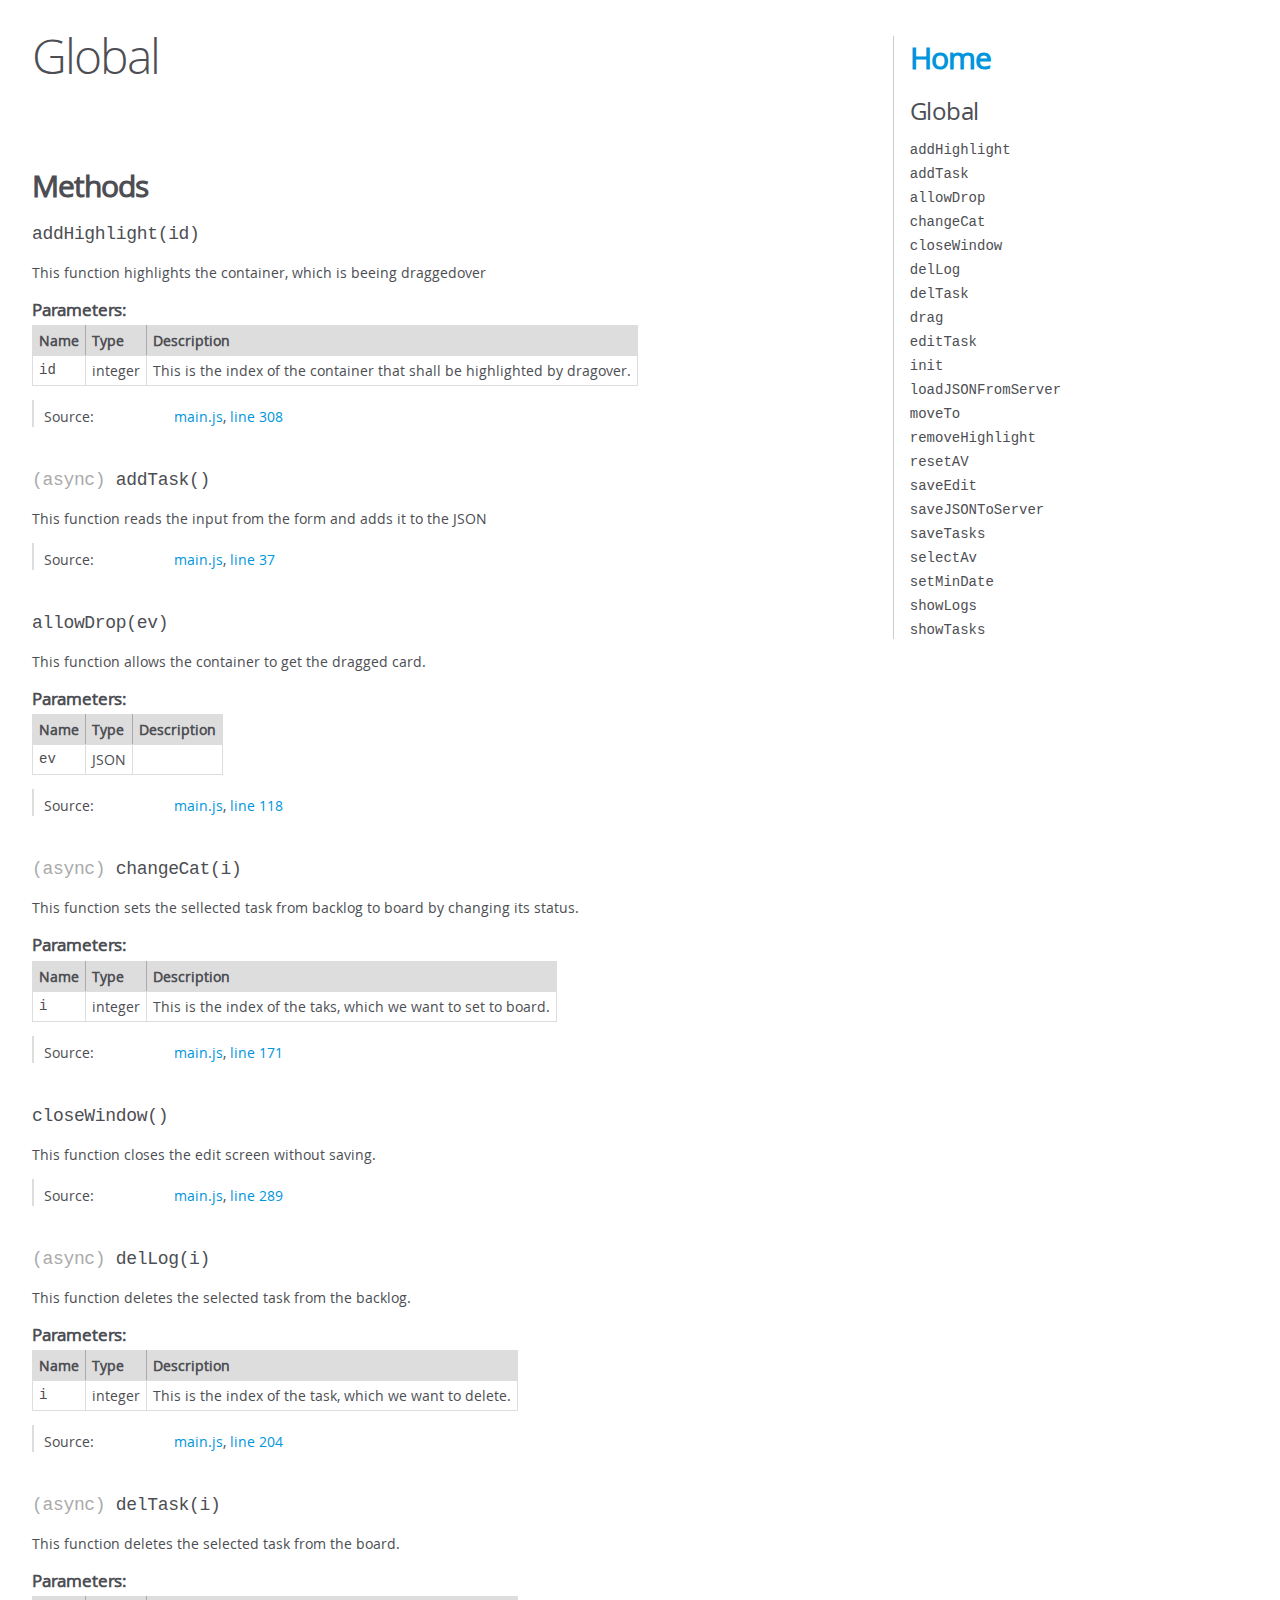
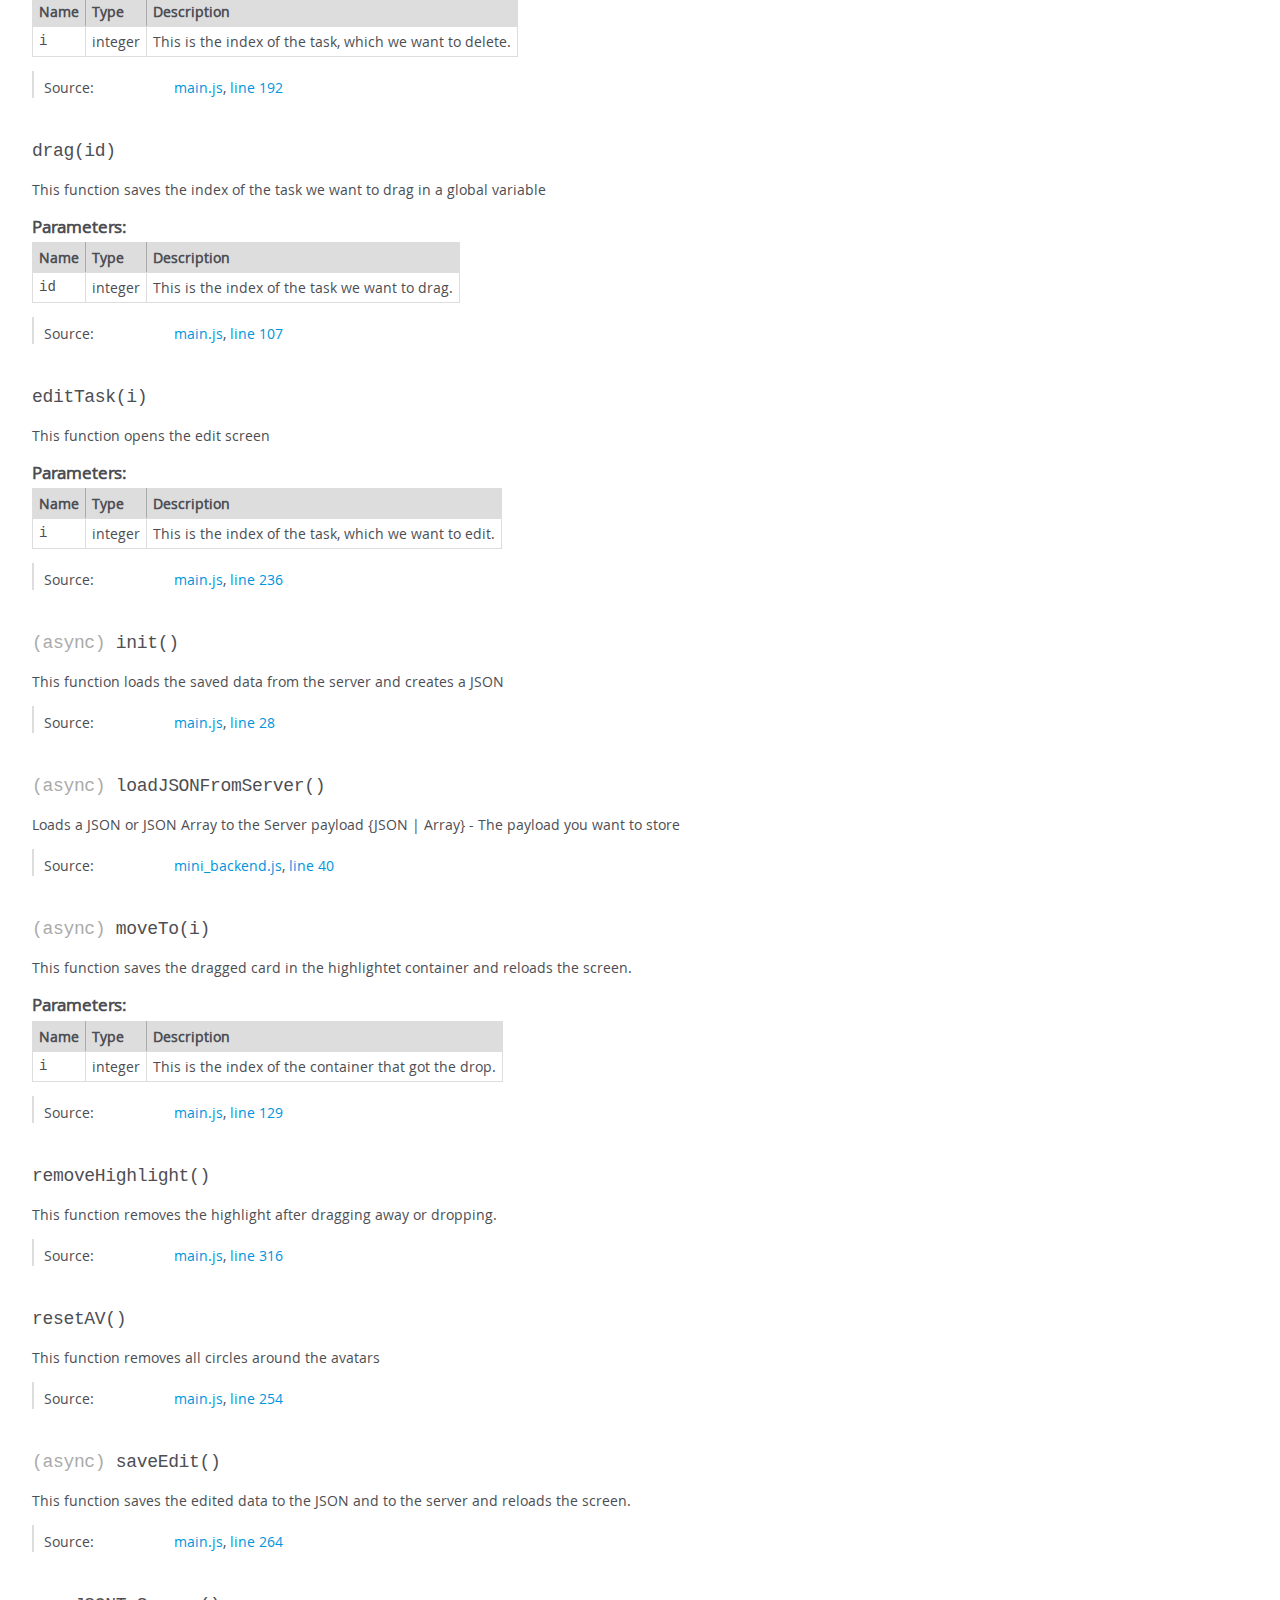
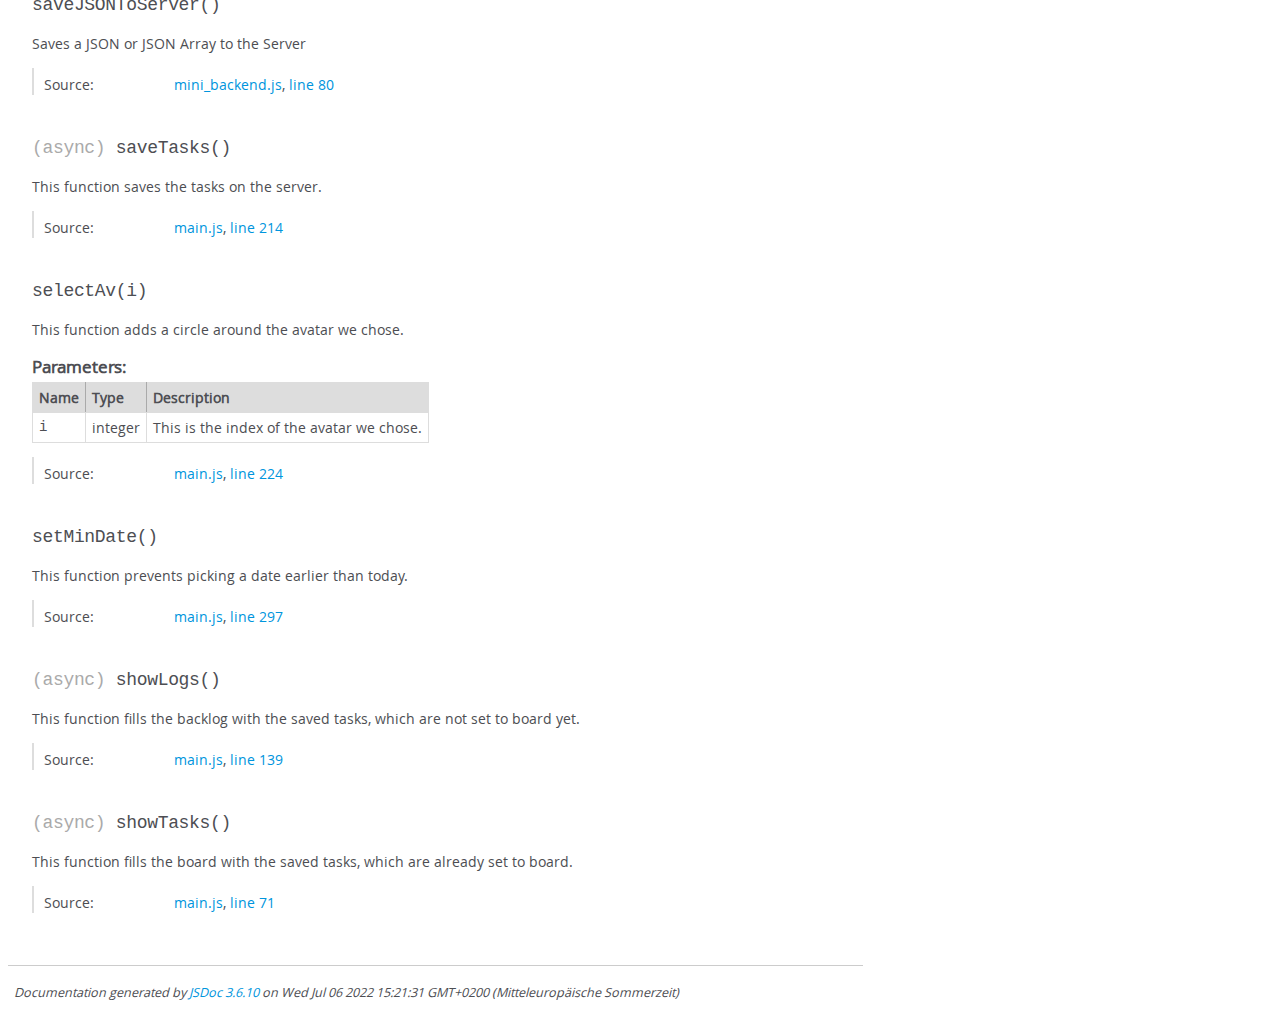
<file: out/global.html>
<!DOCTYPE html>
<html lang="en">
<head>
    <meta charset="utf-8">
    <title>JSDoc: Global</title>

    <script src="scripts/prettify/prettify.js"> </script>
    <script src="scripts/prettify/lang-css.js"> </script>
    <!--[if lt IE 9]>
      <script src="//html5shiv.googlecode.com/svn/trunk/html5.js"></script>
    <![endif]-->
    <link type="text/css" rel="stylesheet" href="styles/prettify-tomorrow.css">
    <link type="text/css" rel="stylesheet" href="styles/jsdoc-default.css">
</head>

<body>

<div id="main">

    <h1 class="page-title">Global</h1>

    




<section>

<header>
    
        <h2></h2>
        
    
</header>

<article>
    <div class="container-overview">
    
        

        


<dl class="details">

    

    

    

    

    

    

    

    

    

    

    

    

    

    

    

    
</dl>


        
    
    </div>

    

    

    

    

    

    

    

    
        <h3 class="subsection-title">Methods</h3>

        
            

    

    
    <h4 class="name" id="addHighlight"><span class="type-signature"></span>addHighlight<span class="signature">(id)</span><span class="type-signature"></span></h4>
    

    



<div class="description">
    This function highlights the container, which is beeing draggedover
</div>









    <h5>Parameters:</h5>
    

<table class="params">
    <thead>
    <tr>
        
        <th>Name</th>
        

        <th>Type</th>

        

        

        <th class="last">Description</th>
    </tr>
    </thead>

    <tbody>
    

        <tr>
            
                <td class="name"><code>id</code></td>
            

            <td class="type">
            
                
<span class="param-type">integer</span>


            
            </td>

            

            

            <td class="description last">This is the index of the container that shall be highlighted by dragover.</td>
        </tr>

    
    </tbody>
</table>






<dl class="details">

    

    

    

    

    

    

    

    

    

    

    

    

    
    <dt class="tag-source">Source:</dt>
    <dd class="tag-source"><ul class="dummy"><li>
        <a href="main.js.html">main.js</a>, <a href="main.js.html#line308">line 308</a>
    </li></ul></dd>
    

    

    

    
</dl>




















        
            

    

    
    <h4 class="name" id="addTask"><span class="type-signature">(async) </span>addTask<span class="signature">()</span><span class="type-signature"></span></h4>
    

    



<div class="description">
    This function reads the input from the form and adds it to the JSON
</div>













<dl class="details">

    

    

    

    

    

    

    

    

    

    

    

    

    
    <dt class="tag-source">Source:</dt>
    <dd class="tag-source"><ul class="dummy"><li>
        <a href="main.js.html">main.js</a>, <a href="main.js.html#line37">line 37</a>
    </li></ul></dd>
    

    

    

    
</dl>




















        
            

    

    
    <h4 class="name" id="allowDrop"><span class="type-signature"></span>allowDrop<span class="signature">(ev)</span><span class="type-signature"></span></h4>
    

    



<div class="description">
    This function allows the container to get the dragged card.
</div>









    <h5>Parameters:</h5>
    

<table class="params">
    <thead>
    <tr>
        
        <th>Name</th>
        

        <th>Type</th>

        

        

        <th class="last">Description</th>
    </tr>
    </thead>

    <tbody>
    

        <tr>
            
                <td class="name"><code>ev</code></td>
            

            <td class="type">
            
                
<span class="param-type">JSON</span>


            
            </td>

            

            

            <td class="description last"></td>
        </tr>

    
    </tbody>
</table>






<dl class="details">

    

    

    

    

    

    

    

    

    

    

    

    

    
    <dt class="tag-source">Source:</dt>
    <dd class="tag-source"><ul class="dummy"><li>
        <a href="main.js.html">main.js</a>, <a href="main.js.html#line118">line 118</a>
    </li></ul></dd>
    

    

    

    
</dl>




















        
            

    

    
    <h4 class="name" id="changeCat"><span class="type-signature">(async) </span>changeCat<span class="signature">(i)</span><span class="type-signature"></span></h4>
    

    



<div class="description">
    This function sets the sellected task from backlog to board by changing its status.
</div>









    <h5>Parameters:</h5>
    

<table class="params">
    <thead>
    <tr>
        
        <th>Name</th>
        

        <th>Type</th>

        

        

        <th class="last">Description</th>
    </tr>
    </thead>

    <tbody>
    

        <tr>
            
                <td class="name"><code>i</code></td>
            

            <td class="type">
            
                
<span class="param-type">integer</span>


            
            </td>

            

            

            <td class="description last">This is the index of the taks, which we want to set to board.</td>
        </tr>

    
    </tbody>
</table>






<dl class="details">

    

    

    

    

    

    

    

    

    

    

    

    

    
    <dt class="tag-source">Source:</dt>
    <dd class="tag-source"><ul class="dummy"><li>
        <a href="main.js.html">main.js</a>, <a href="main.js.html#line171">line 171</a>
    </li></ul></dd>
    

    

    

    
</dl>




















        
            

    

    
    <h4 class="name" id="closeWindow"><span class="type-signature"></span>closeWindow<span class="signature">()</span><span class="type-signature"></span></h4>
    

    



<div class="description">
    This function closes the edit screen without saving.
</div>













<dl class="details">

    

    

    

    

    

    

    

    

    

    

    

    

    
    <dt class="tag-source">Source:</dt>
    <dd class="tag-source"><ul class="dummy"><li>
        <a href="main.js.html">main.js</a>, <a href="main.js.html#line289">line 289</a>
    </li></ul></dd>
    

    

    

    
</dl>




















        
            

    

    
    <h4 class="name" id="delLog"><span class="type-signature">(async) </span>delLog<span class="signature">(i)</span><span class="type-signature"></span></h4>
    

    



<div class="description">
    This function deletes the selected task from the backlog.
</div>









    <h5>Parameters:</h5>
    

<table class="params">
    <thead>
    <tr>
        
        <th>Name</th>
        

        <th>Type</th>

        

        

        <th class="last">Description</th>
    </tr>
    </thead>

    <tbody>
    

        <tr>
            
                <td class="name"><code>i</code></td>
            

            <td class="type">
            
                
<span class="param-type">integer</span>


            
            </td>

            

            

            <td class="description last">This is the index of the task, which we want to delete.</td>
        </tr>

    
    </tbody>
</table>






<dl class="details">

    

    

    

    

    

    

    

    

    

    

    

    

    
    <dt class="tag-source">Source:</dt>
    <dd class="tag-source"><ul class="dummy"><li>
        <a href="main.js.html">main.js</a>, <a href="main.js.html#line204">line 204</a>
    </li></ul></dd>
    

    

    

    
</dl>




















        
            

    

    
    <h4 class="name" id="delTask"><span class="type-signature">(async) </span>delTask<span class="signature">(i)</span><span class="type-signature"></span></h4>
    

    



<div class="description">
    This function deletes the selected task from the board.
</div>









    <h5>Parameters:</h5>
    

<table class="params">
    <thead>
    <tr>
        
        <th>Name</th>
        

        <th>Type</th>

        

        

        <th class="last">Description</th>
    </tr>
    </thead>

    <tbody>
    

        <tr>
            
                <td class="name"><code>i</code></td>
            

            <td class="type">
            
                
<span class="param-type">integer</span>


            
            </td>

            

            

            <td class="description last">This is the index of the task, which we want to delete.</td>
        </tr>

    
    </tbody>
</table>






<dl class="details">

    

    

    

    

    

    

    

    

    

    

    

    

    
    <dt class="tag-source">Source:</dt>
    <dd class="tag-source"><ul class="dummy"><li>
        <a href="main.js.html">main.js</a>, <a href="main.js.html#line192">line 192</a>
    </li></ul></dd>
    

    

    

    
</dl>




















        
            

    

    
    <h4 class="name" id="drag"><span class="type-signature"></span>drag<span class="signature">(id)</span><span class="type-signature"></span></h4>
    

    



<div class="description">
    This function saves the index of the task we want to drag in a global variable
</div>









    <h5>Parameters:</h5>
    

<table class="params">
    <thead>
    <tr>
        
        <th>Name</th>
        

        <th>Type</th>

        

        

        <th class="last">Description</th>
    </tr>
    </thead>

    <tbody>
    

        <tr>
            
                <td class="name"><code>id</code></td>
            

            <td class="type">
            
                
<span class="param-type">integer</span>


            
            </td>

            

            

            <td class="description last">This is the index of the task we want to drag.</td>
        </tr>

    
    </tbody>
</table>






<dl class="details">

    

    

    

    

    

    

    

    

    

    

    

    

    
    <dt class="tag-source">Source:</dt>
    <dd class="tag-source"><ul class="dummy"><li>
        <a href="main.js.html">main.js</a>, <a href="main.js.html#line107">line 107</a>
    </li></ul></dd>
    

    

    

    
</dl>




















        
            

    

    
    <h4 class="name" id="editTask"><span class="type-signature"></span>editTask<span class="signature">(i)</span><span class="type-signature"></span></h4>
    

    



<div class="description">
    This function opens the edit screen
</div>









    <h5>Parameters:</h5>
    

<table class="params">
    <thead>
    <tr>
        
        <th>Name</th>
        

        <th>Type</th>

        

        

        <th class="last">Description</th>
    </tr>
    </thead>

    <tbody>
    

        <tr>
            
                <td class="name"><code>i</code></td>
            

            <td class="type">
            
                
<span class="param-type">integer</span>


            
            </td>

            

            

            <td class="description last">This is the index of the task, which we want to edit.</td>
        </tr>

    
    </tbody>
</table>






<dl class="details">

    

    

    

    

    

    

    

    

    

    

    

    

    
    <dt class="tag-source">Source:</dt>
    <dd class="tag-source"><ul class="dummy"><li>
        <a href="main.js.html">main.js</a>, <a href="main.js.html#line236">line 236</a>
    </li></ul></dd>
    

    

    

    
</dl>




















        
            

    

    
    <h4 class="name" id="init"><span class="type-signature">(async) </span>init<span class="signature">()</span><span class="type-signature"></span></h4>
    

    



<div class="description">
    This function loads the saved data from the server and creates a JSON
</div>













<dl class="details">

    

    

    

    

    

    

    

    

    

    

    

    

    
    <dt class="tag-source">Source:</dt>
    <dd class="tag-source"><ul class="dummy"><li>
        <a href="main.js.html">main.js</a>, <a href="main.js.html#line28">line 28</a>
    </li></ul></dd>
    

    

    

    
</dl>




















        
            

    

    
    <h4 class="name" id="loadJSONFromServer"><span class="type-signature">(async) </span>loadJSONFromServer<span class="signature">()</span><span class="type-signature"></span></h4>
    

    



<div class="description">
    Loads a JSON or JSON Array to the Server
payload {JSON | Array} - The payload you want to store
</div>













<dl class="details">

    

    

    

    

    

    

    

    

    

    

    

    

    
    <dt class="tag-source">Source:</dt>
    <dd class="tag-source"><ul class="dummy"><li>
        <a href="mini_backend.js.html">mini_backend.js</a>, <a href="mini_backend.js.html#line40">line 40</a>
    </li></ul></dd>
    

    

    

    
</dl>




















        
            

    

    
    <h4 class="name" id="moveTo"><span class="type-signature">(async) </span>moveTo<span class="signature">(i)</span><span class="type-signature"></span></h4>
    

    



<div class="description">
    This function saves the dragged card in the highlightet container and reloads the screen.
</div>









    <h5>Parameters:</h5>
    

<table class="params">
    <thead>
    <tr>
        
        <th>Name</th>
        

        <th>Type</th>

        

        

        <th class="last">Description</th>
    </tr>
    </thead>

    <tbody>
    

        <tr>
            
                <td class="name"><code>i</code></td>
            

            <td class="type">
            
                
<span class="param-type">integer</span>


            
            </td>

            

            

            <td class="description last">This is the index of the container that got the drop.</td>
        </tr>

    
    </tbody>
</table>






<dl class="details">

    

    

    

    

    

    

    

    

    

    

    

    

    
    <dt class="tag-source">Source:</dt>
    <dd class="tag-source"><ul class="dummy"><li>
        <a href="main.js.html">main.js</a>, <a href="main.js.html#line129">line 129</a>
    </li></ul></dd>
    

    

    

    
</dl>




















        
            

    

    
    <h4 class="name" id="removeHighlight"><span class="type-signature"></span>removeHighlight<span class="signature">()</span><span class="type-signature"></span></h4>
    

    



<div class="description">
    This function removes the highlight after dragging away or dropping.
</div>













<dl class="details">

    

    

    

    

    

    

    

    

    

    

    

    

    
    <dt class="tag-source">Source:</dt>
    <dd class="tag-source"><ul class="dummy"><li>
        <a href="main.js.html">main.js</a>, <a href="main.js.html#line316">line 316</a>
    </li></ul></dd>
    

    

    

    
</dl>




















        
            

    

    
    <h4 class="name" id="resetAV"><span class="type-signature"></span>resetAV<span class="signature">()</span><span class="type-signature"></span></h4>
    

    



<div class="description">
    This function removes all circles around the avatars
</div>













<dl class="details">

    

    

    

    

    

    

    

    

    

    

    

    

    
    <dt class="tag-source">Source:</dt>
    <dd class="tag-source"><ul class="dummy"><li>
        <a href="main.js.html">main.js</a>, <a href="main.js.html#line254">line 254</a>
    </li></ul></dd>
    

    

    

    
</dl>




















        
            

    

    
    <h4 class="name" id="saveEdit"><span class="type-signature">(async) </span>saveEdit<span class="signature">()</span><span class="type-signature"></span></h4>
    

    



<div class="description">
    This function saves the edited data to the JSON and to the server and reloads the screen.
</div>













<dl class="details">

    

    

    

    

    

    

    

    

    

    

    

    

    
    <dt class="tag-source">Source:</dt>
    <dd class="tag-source"><ul class="dummy"><li>
        <a href="main.js.html">main.js</a>, <a href="main.js.html#line264">line 264</a>
    </li></ul></dd>
    

    

    

    
</dl>




















        
            

    

    
    <h4 class="name" id="saveJSONToServer"><span class="type-signature"></span>saveJSONToServer<span class="signature">()</span><span class="type-signature"></span></h4>
    

    



<div class="description">
    Saves a JSON or JSON Array to the Server
</div>













<dl class="details">

    

    

    

    

    

    

    

    

    

    

    

    

    
    <dt class="tag-source">Source:</dt>
    <dd class="tag-source"><ul class="dummy"><li>
        <a href="mini_backend.js.html">mini_backend.js</a>, <a href="mini_backend.js.html#line80">line 80</a>
    </li></ul></dd>
    

    

    

    
</dl>




















        
            

    

    
    <h4 class="name" id="saveTasks"><span class="type-signature">(async) </span>saveTasks<span class="signature">()</span><span class="type-signature"></span></h4>
    

    



<div class="description">
    This function saves the tasks on the server.
</div>













<dl class="details">

    

    

    

    

    

    

    

    

    

    

    

    

    
    <dt class="tag-source">Source:</dt>
    <dd class="tag-source"><ul class="dummy"><li>
        <a href="main.js.html">main.js</a>, <a href="main.js.html#line214">line 214</a>
    </li></ul></dd>
    

    

    

    
</dl>




















        
            

    

    
    <h4 class="name" id="selectAv"><span class="type-signature"></span>selectAv<span class="signature">(i)</span><span class="type-signature"></span></h4>
    

    



<div class="description">
    This function adds a circle around the avatar we chose.
</div>









    <h5>Parameters:</h5>
    

<table class="params">
    <thead>
    <tr>
        
        <th>Name</th>
        

        <th>Type</th>

        

        

        <th class="last">Description</th>
    </tr>
    </thead>

    <tbody>
    

        <tr>
            
                <td class="name"><code>i</code></td>
            

            <td class="type">
            
                
<span class="param-type">integer</span>


            
            </td>

            

            

            <td class="description last">This is the index of the avatar we chose.</td>
        </tr>

    
    </tbody>
</table>






<dl class="details">

    

    

    

    

    

    

    

    

    

    

    

    

    
    <dt class="tag-source">Source:</dt>
    <dd class="tag-source"><ul class="dummy"><li>
        <a href="main.js.html">main.js</a>, <a href="main.js.html#line224">line 224</a>
    </li></ul></dd>
    

    

    

    
</dl>




















        
            

    

    
    <h4 class="name" id="setMinDate"><span class="type-signature"></span>setMinDate<span class="signature">()</span><span class="type-signature"></span></h4>
    

    



<div class="description">
    This function prevents picking a date earlier than today.
</div>













<dl class="details">

    

    

    

    

    

    

    

    

    

    

    

    

    
    <dt class="tag-source">Source:</dt>
    <dd class="tag-source"><ul class="dummy"><li>
        <a href="main.js.html">main.js</a>, <a href="main.js.html#line297">line 297</a>
    </li></ul></dd>
    

    

    

    
</dl>




















        
            

    

    
    <h4 class="name" id="showLogs"><span class="type-signature">(async) </span>showLogs<span class="signature">()</span><span class="type-signature"></span></h4>
    

    



<div class="description">
    This function fills the backlog with the saved tasks, which are not set to board yet.
</div>













<dl class="details">

    

    

    

    

    

    

    

    

    

    

    

    

    
    <dt class="tag-source">Source:</dt>
    <dd class="tag-source"><ul class="dummy"><li>
        <a href="main.js.html">main.js</a>, <a href="main.js.html#line139">line 139</a>
    </li></ul></dd>
    

    

    

    
</dl>




















        
            

    

    
    <h4 class="name" id="showTasks"><span class="type-signature">(async) </span>showTasks<span class="signature">()</span><span class="type-signature"></span></h4>
    

    



<div class="description">
    This function fills the board with the saved tasks, which are already set to board.
</div>













<dl class="details">

    

    

    

    

    

    

    

    

    

    

    

    

    
    <dt class="tag-source">Source:</dt>
    <dd class="tag-source"><ul class="dummy"><li>
        <a href="main.js.html">main.js</a>, <a href="main.js.html#line71">line 71</a>
    </li></ul></dd>
    

    

    

    
</dl>




















        
    

    

    
</article>

</section>




</div>

<nav>
    <h2><a href="index.html">Home</a></h2><h3>Global</h3><ul><li><a href="global.html#addHighlight">addHighlight</a></li><li><a href="global.html#addTask">addTask</a></li><li><a href="global.html#allowDrop">allowDrop</a></li><li><a href="global.html#changeCat">changeCat</a></li><li><a href="global.html#closeWindow">closeWindow</a></li><li><a href="global.html#delLog">delLog</a></li><li><a href="global.html#delTask">delTask</a></li><li><a href="global.html#drag">drag</a></li><li><a href="global.html#editTask">editTask</a></li><li><a href="global.html#init">init</a></li><li><a href="global.html#loadJSONFromServer">loadJSONFromServer</a></li><li><a href="global.html#moveTo">moveTo</a></li><li><a href="global.html#removeHighlight">removeHighlight</a></li><li><a href="global.html#resetAV">resetAV</a></li><li><a href="global.html#saveEdit">saveEdit</a></li><li><a href="global.html#saveJSONToServer">saveJSONToServer</a></li><li><a href="global.html#saveTasks">saveTasks</a></li><li><a href="global.html#selectAv">selectAv</a></li><li><a href="global.html#setMinDate">setMinDate</a></li><li><a href="global.html#showLogs">showLogs</a></li><li><a href="global.html#showTasks">showTasks</a></li></ul>
</nav>

<br class="clear">

<footer>
    Documentation generated by <a href="https://github.com/jsdoc/jsdoc">JSDoc 3.6.10</a> on Wed Jul 06 2022 15:21:31 GMT+0200 (Mitteleuropäische Sommerzeit)
</footer>

<script> prettyPrint(); </script>
<script src="scripts/linenumber.js"> </script>
</body>
</html>
</file>
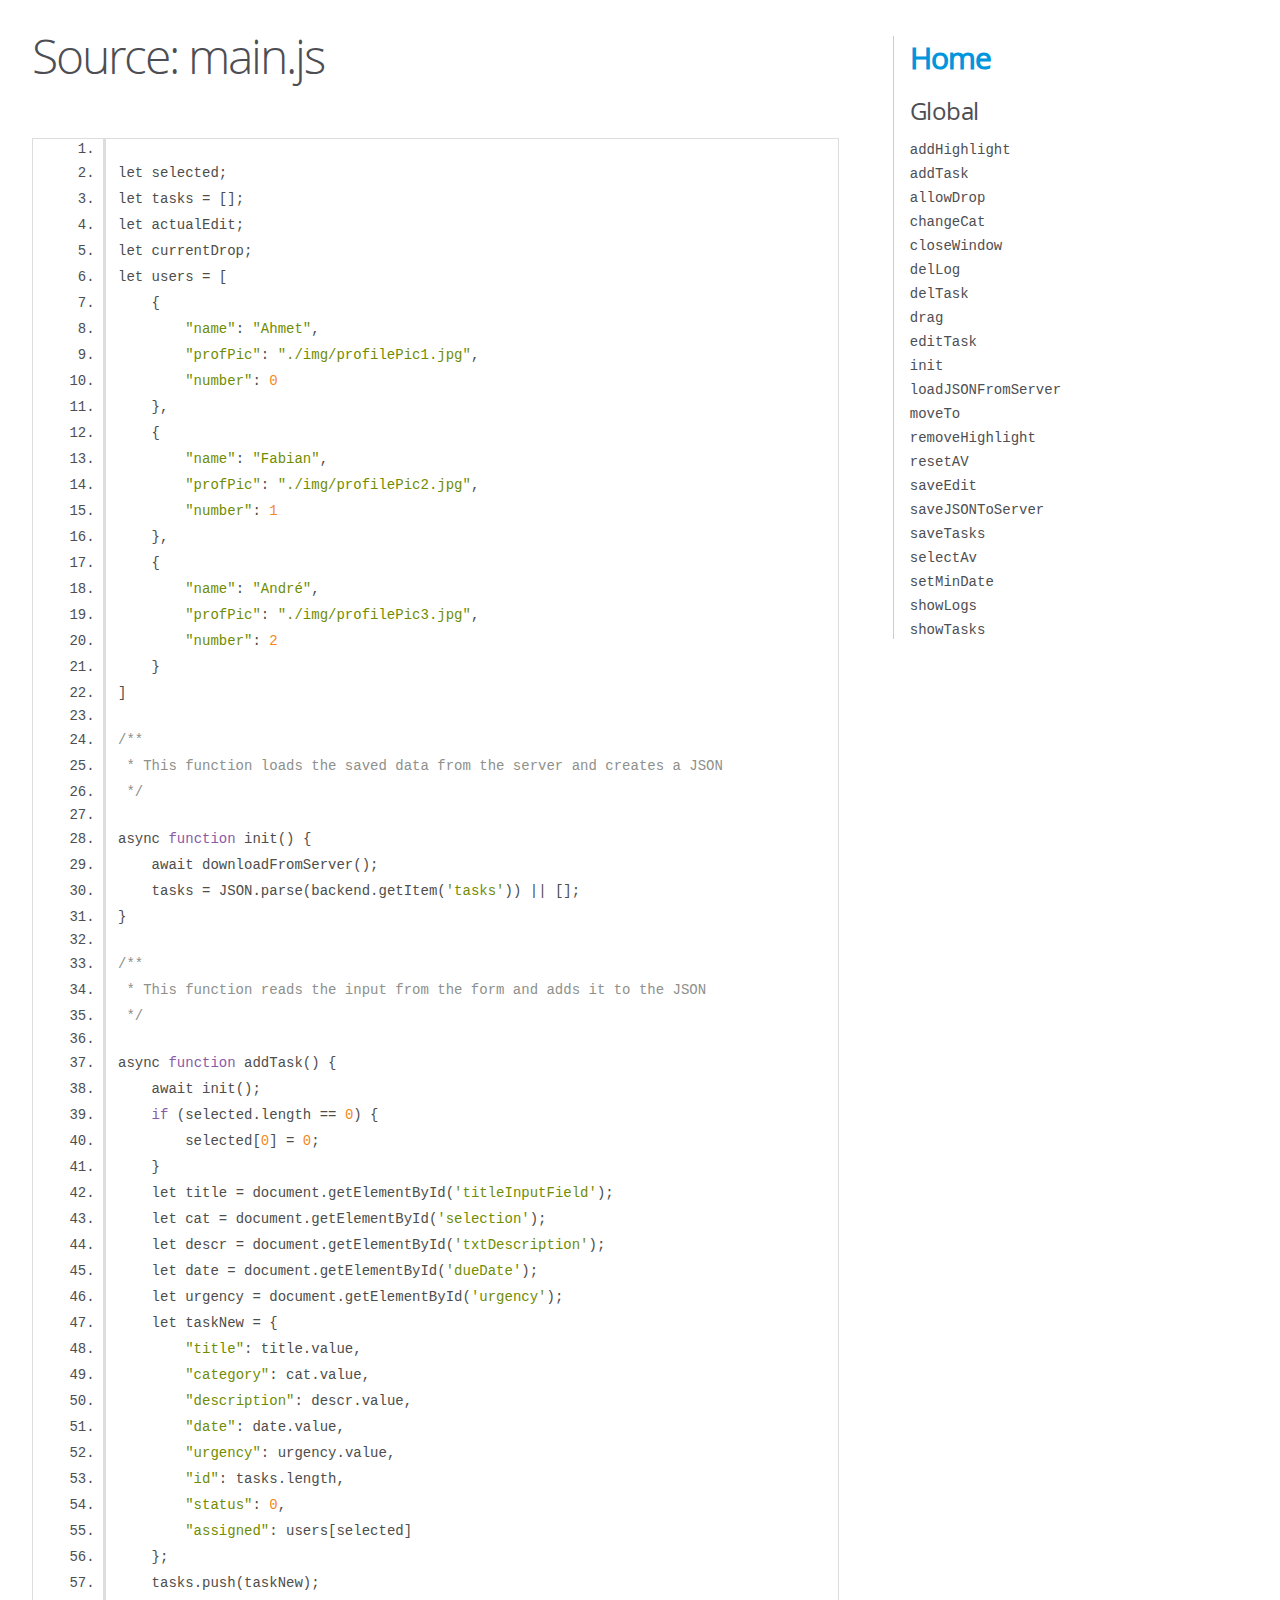
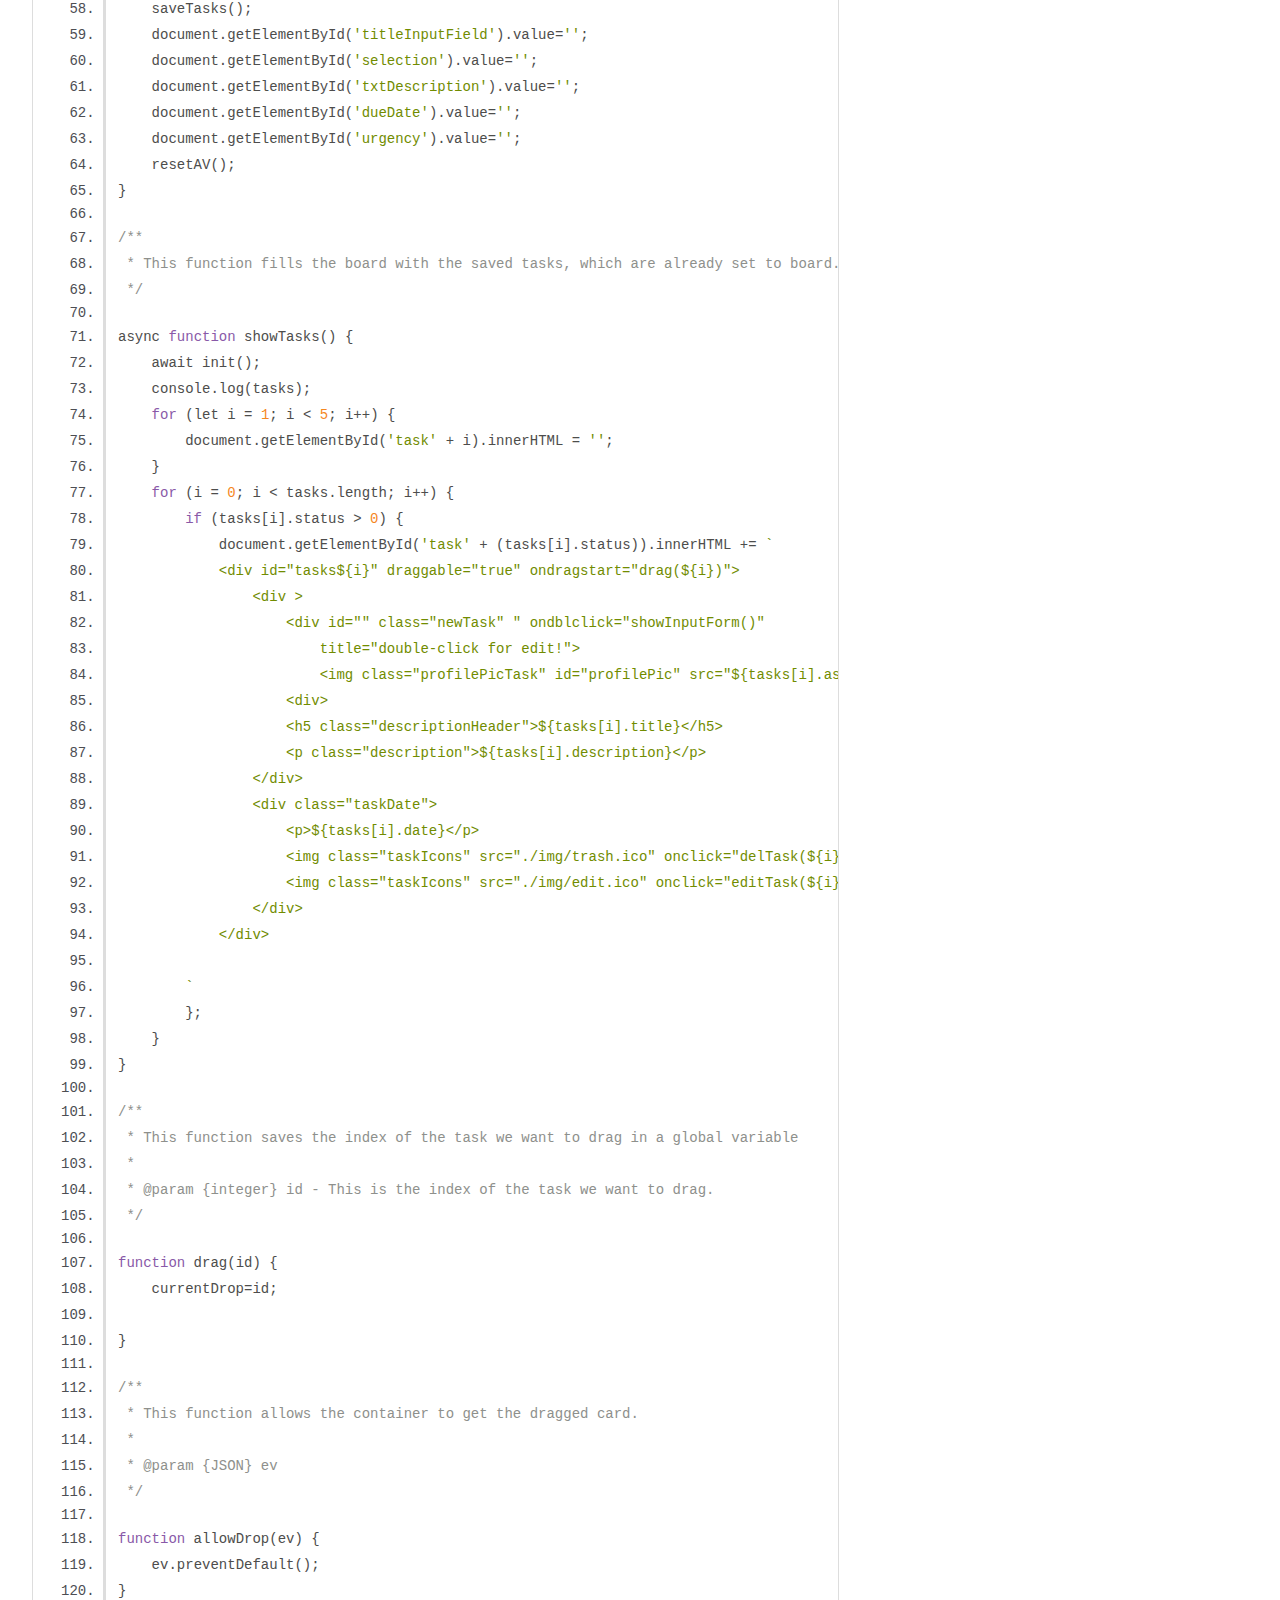
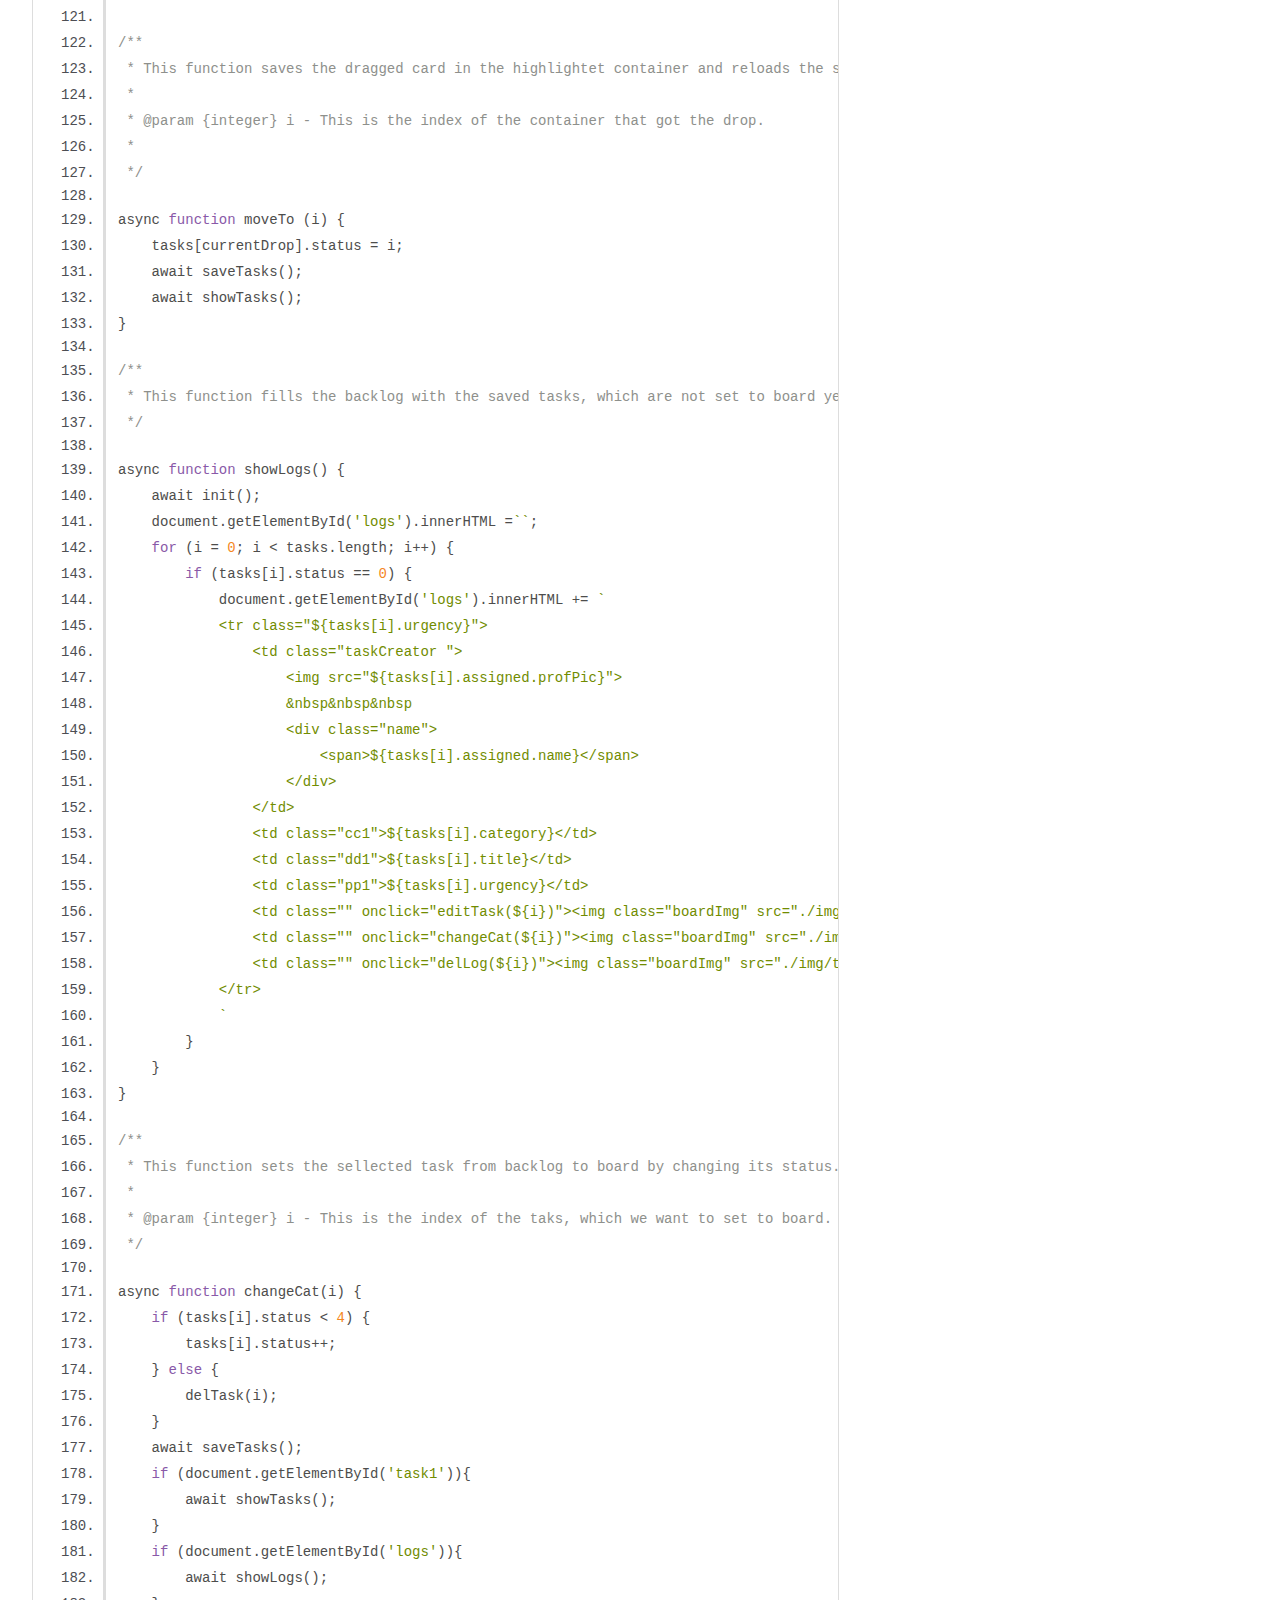
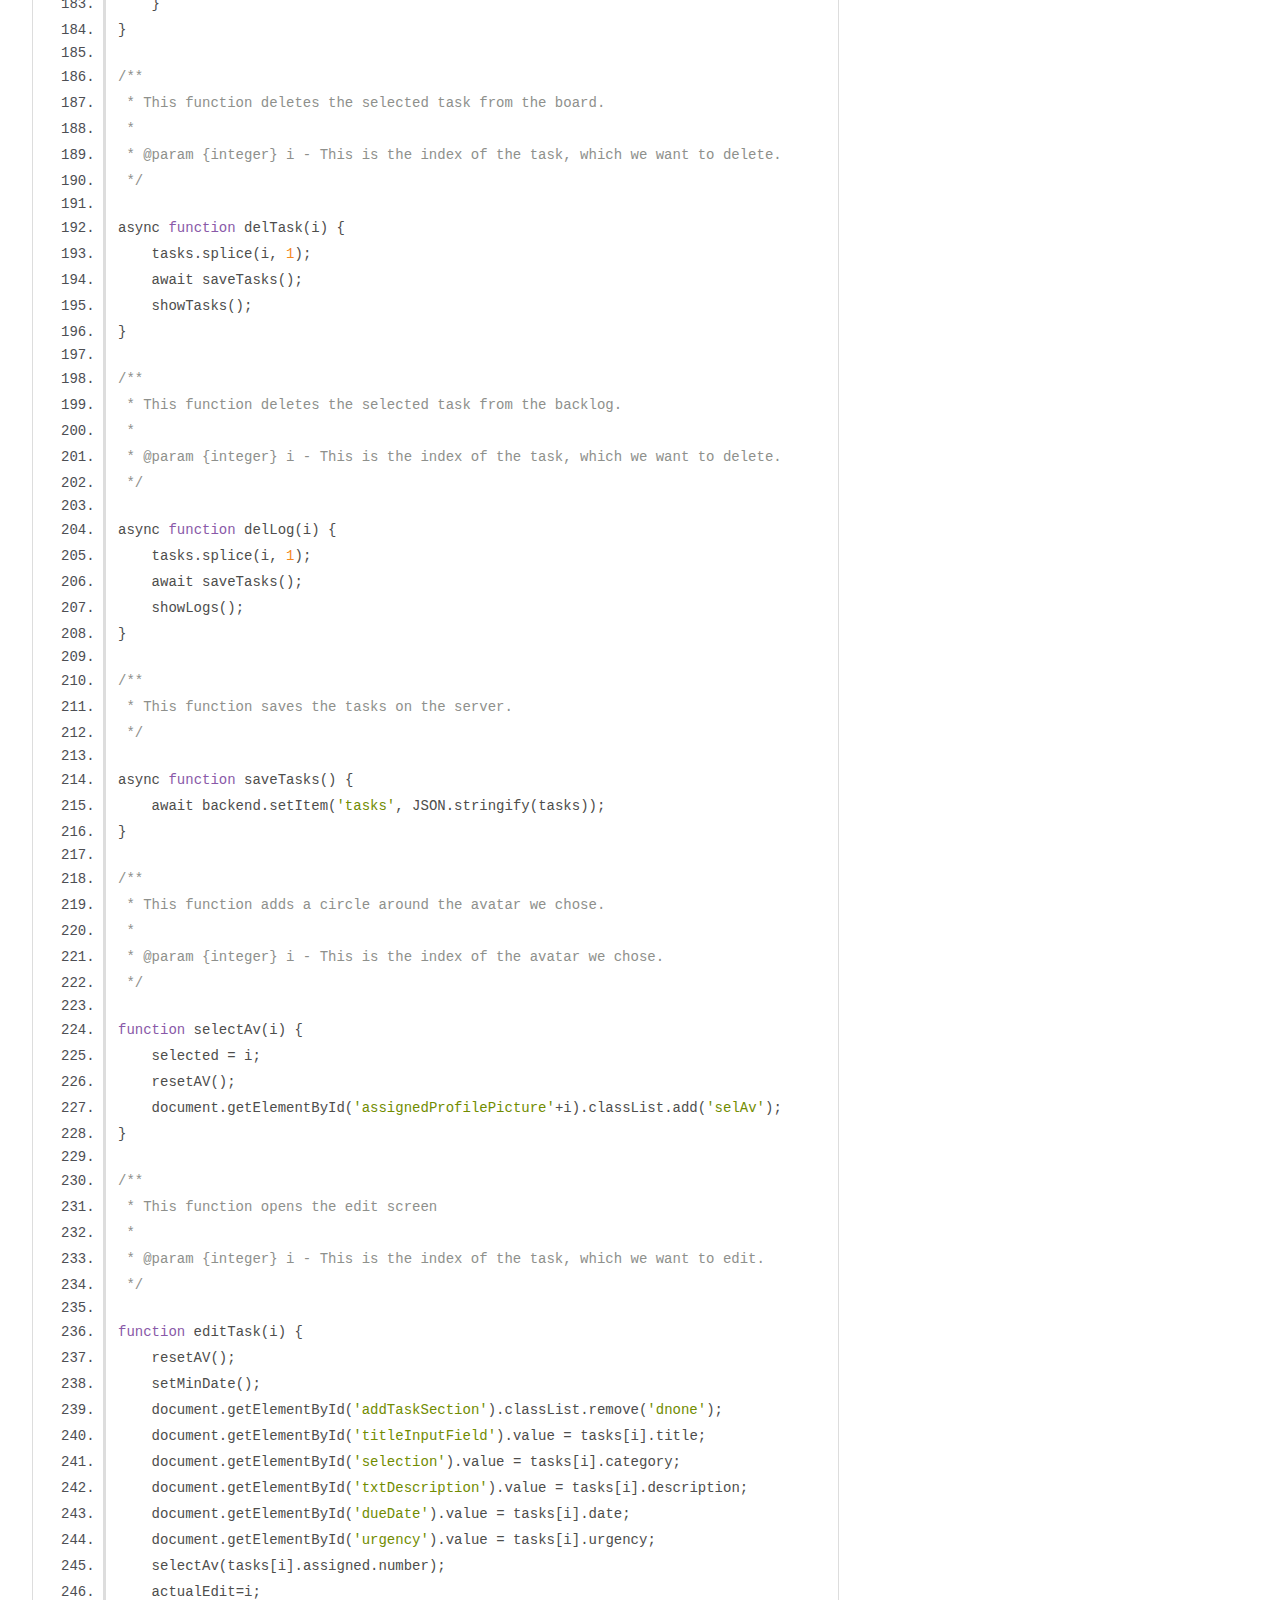
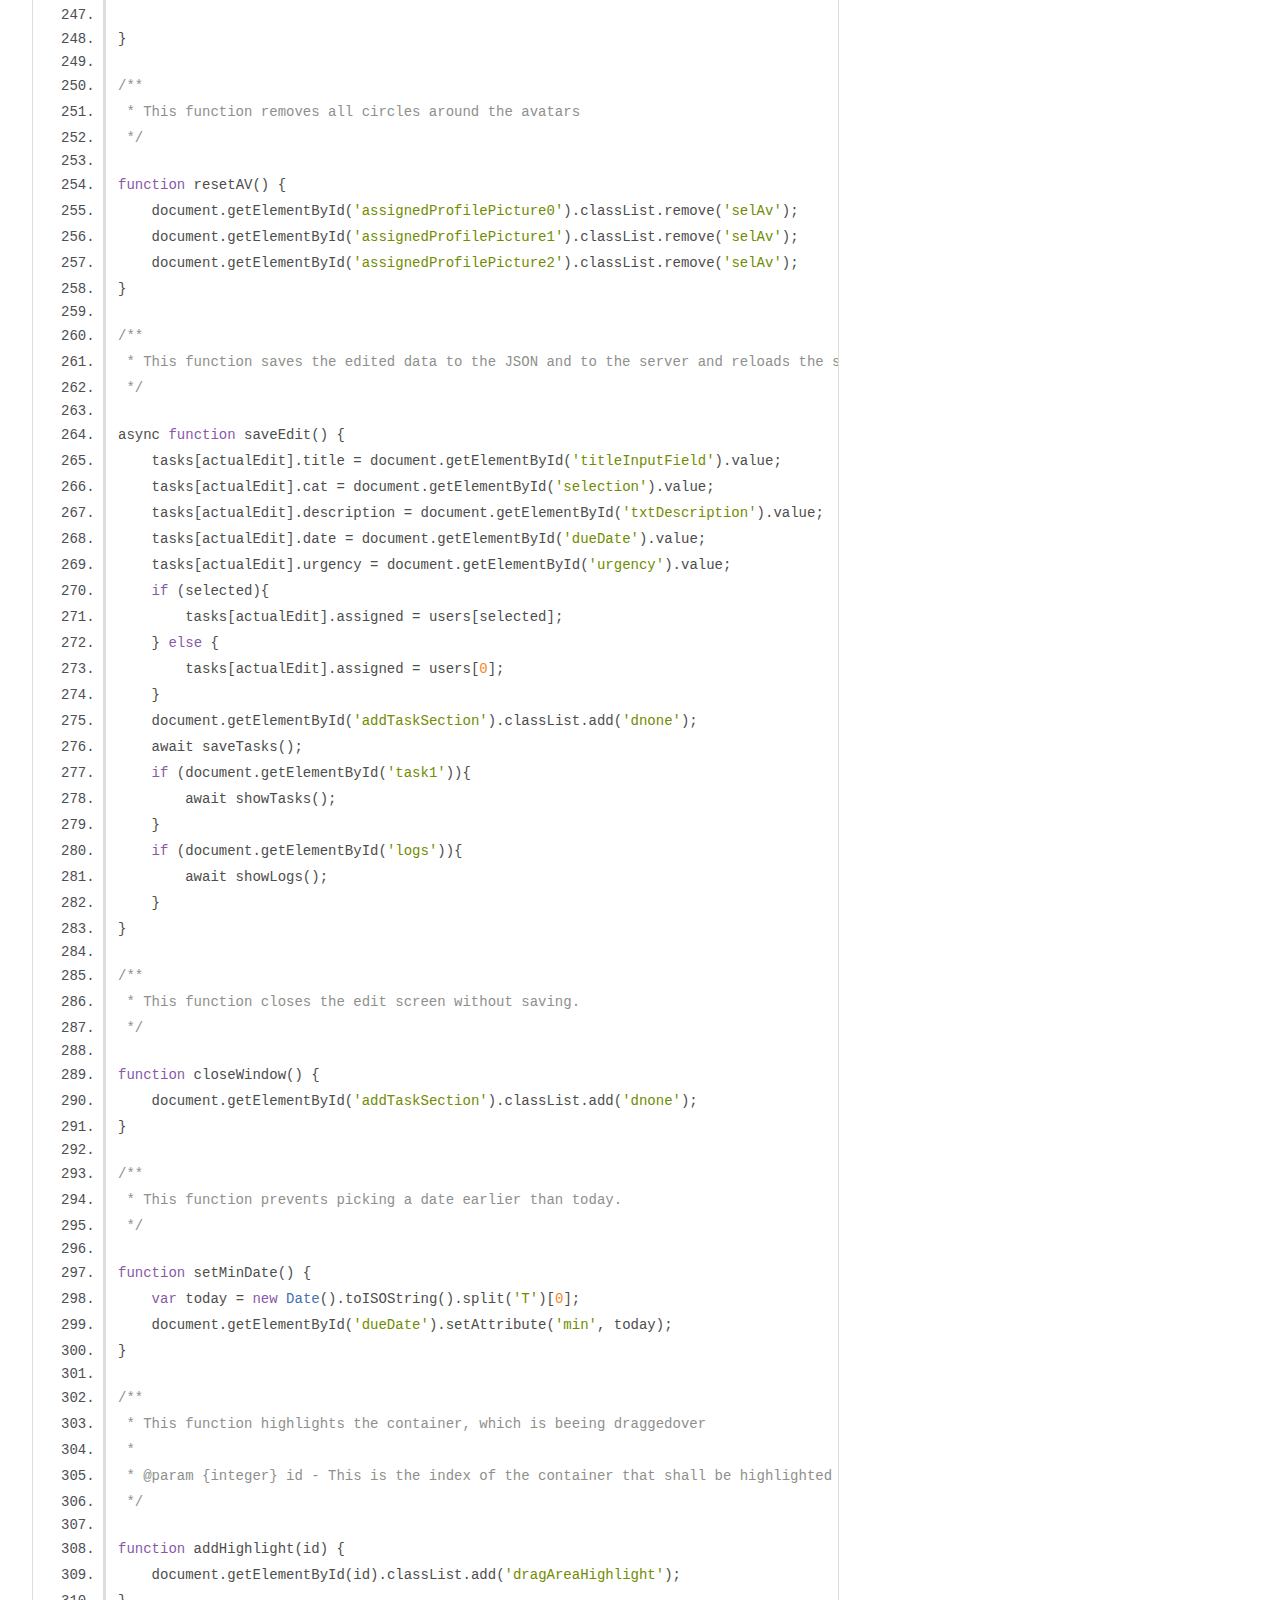
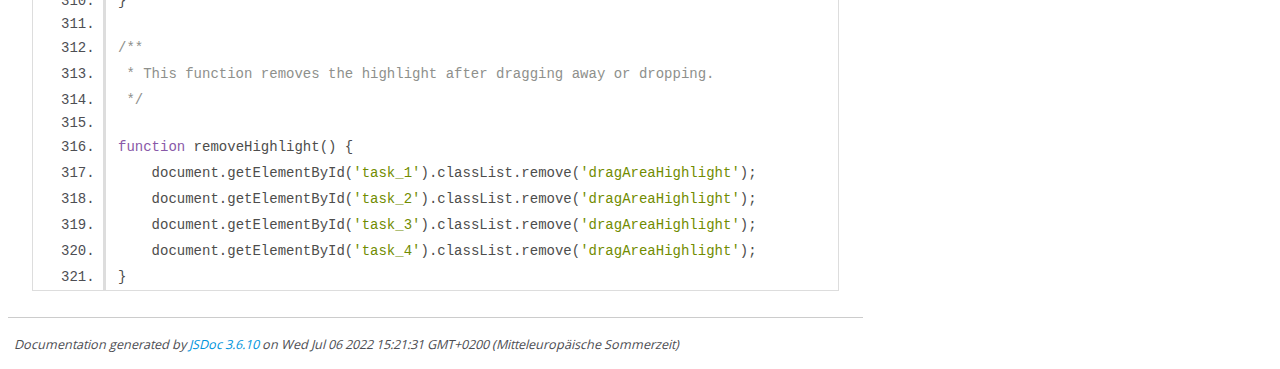
<file: out/main.js.html>
<!DOCTYPE html>
<html lang="en">
<head>
    <meta charset="utf-8">
    <title>JSDoc: Source: main.js</title>

    <script src="scripts/prettify/prettify.js"> </script>
    <script src="scripts/prettify/lang-css.js"> </script>
    <!--[if lt IE 9]>
      <script src="//html5shiv.googlecode.com/svn/trunk/html5.js"></script>
    <![endif]-->
    <link type="text/css" rel="stylesheet" href="styles/prettify-tomorrow.css">
    <link type="text/css" rel="stylesheet" href="styles/jsdoc-default.css">
</head>

<body>

<div id="main">

    <h1 class="page-title">Source: main.js</h1>

    



    
    <section>
        <article>
            <pre class="prettyprint source linenums"><code>
let selected;
let tasks = [];
let actualEdit;
let currentDrop;
let users = [
    {
        "name": "Ahmet",
        "profPic": "./img/profilePic1.jpg",
        "number": 0
    },
    {
        "name": "Fabian",
        "profPic": "./img/profilePic2.jpg",
        "number": 1
    },
    {
        "name": "André",
        "profPic": "./img/profilePic3.jpg",
        "number": 2
    }
]

/**
 * This function loads the saved data from the server and creates a JSON
 */

async function init() {
    await downloadFromServer();
    tasks = JSON.parse(backend.getItem('tasks')) || [];
}

/**
 * This function reads the input from the form and adds it to the JSON
 */

async function addTask() {
    await init();
    if (selected.length == 0) {
        selected[0] = 0;
    }
    let title = document.getElementById('titleInputField');
    let cat = document.getElementById('selection');
    let descr = document.getElementById('txtDescription');
    let date = document.getElementById('dueDate');
    let urgency = document.getElementById('urgency');
    let taskNew = {
        "title": title.value,
        "category": cat.value,
        "description": descr.value,
        "date": date.value,
        "urgency": urgency.value,
        "id": tasks.length,
        "status": 0,
        "assigned": users[selected]
    };
    tasks.push(taskNew);
    saveTasks();
    document.getElementById('titleInputField').value='';
    document.getElementById('selection').value='';
    document.getElementById('txtDescription').value='';
    document.getElementById('dueDate').value='';
    document.getElementById('urgency').value='';
    resetAV();
}

/**
 * This function fills the board with the saved tasks, which are already set to board.
 */

async function showTasks() {
    await init();
    console.log(tasks);
    for (let i = 1; i &lt; 5; i++) {
        document.getElementById('task' + i).innerHTML = '';
    }
    for (i = 0; i &lt; tasks.length; i++) {
        if (tasks[i].status > 0) {
            document.getElementById('task' + (tasks[i].status)).innerHTML += `
            &lt;div id="tasks${i}" draggable="true" ondragstart="drag(${i})">
                &lt;div >
                    &lt;div id="" class="newTask" " ondblclick="showInputForm()"
                        title="double-click for edit!">
                        &lt;img class="profilePicTask" id="profilePic" src="${tasks[i].assigned.profPic}">
                    &lt;div>
                    &lt;h5 class="descriptionHeader">${tasks[i].title}&lt;/h5>
                    &lt;p class="description">${tasks[i].description}&lt;/p>
                &lt;/div>
                &lt;div class="taskDate">
                    &lt;p>${tasks[i].date}&lt;/p>
                    &lt;img class="taskIcons" src="./img/trash.ico" onclick="delTask(${i})" title="remove task">
                    &lt;img class="taskIcons" src="./img/edit.ico" onclick="editTask(${i})" title="view/edit task">
                &lt;/div>
            &lt;/div>
            
        `
        };
    }
}

/**
 * This function saves the index of the task we want to drag in a global variable
 * 
 * @param {integer} id - This is the index of the task we want to drag.
 */

function drag(id) {
    currentDrop=id;
    
}

/**
 * This function allows the container to get the dragged card.
 * 
 * @param {JSON} ev 
 */

function allowDrop(ev) {
    ev.preventDefault();
}
  
/**
 * This function saves the dragged card in the highlightet container and reloads the screen.
 * 
 * @param {integer} i - This is the index of the container that got the drop.
 *  
 */

async function moveTo (i) {
    tasks[currentDrop].status = i;
    await saveTasks();
    await showTasks();
}

/**
 * This function fills the backlog with the saved tasks, which are not set to board yet.
 */

async function showLogs() {
    await init();
    document.getElementById('logs').innerHTML =``;
    for (i = 0; i &lt; tasks.length; i++) {
        if (tasks[i].status == 0) {
            document.getElementById('logs').innerHTML += `
            &lt;tr class="${tasks[i].urgency}">
                &lt;td class="taskCreator ">
                    &lt;img src="${tasks[i].assigned.profPic}">
                    &amp;nbsp&amp;nbsp&amp;nbsp
                    &lt;div class="name">
                        &lt;span>${tasks[i].assigned.name}&lt;/span>
                    &lt;/div>
                &lt;/td>
                &lt;td class="cc1">${tasks[i].category}&lt;/td>
                &lt;td class="dd1">${tasks[i].title}&lt;/td>
                &lt;td class="pp1">${tasks[i].urgency}&lt;/td>
                &lt;td class="" onclick="editTask(${i})">&lt;img class="boardImg" src="./img/zoom.ico" title="view details / edit">&lt;/td>
                &lt;td class="" onclick="changeCat(${i})">&lt;img class="boardImg" src="./img/plus.ico" title="add to board">&lt;/td>
                &lt;td class="" onclick="delLog(${i})">&lt;img class="boardImg" src="./img/trash.ico" title="delete">&lt;/td>
            &lt;/tr>
            `
        }
    }
}

/**
 * This function sets the sellected task from backlog to board by changing its status.
 * 
 * @param {integer} i - This is the index of the taks, which we want to set to board.
 */

async function changeCat(i) {
    if (tasks[i].status &lt; 4) {
        tasks[i].status++;
    } else {
        delTask(i);
    }
    await saveTasks();
    if (document.getElementById('task1')){
        await showTasks();
    }
    if (document.getElementById('logs')){
        await showLogs();
    }
}

/**
 * This function deletes the selected task from the board.
 * 
 * @param {integer} i - This is the index of the task, which we want to delete.
 */

async function delTask(i) {
    tasks.splice(i, 1);
    await saveTasks();
    showTasks();
}

/**
 * This function deletes the selected task from the backlog.
 * 
 * @param {integer} i - This is the index of the task, which we want to delete.
 */

async function delLog(i) {
    tasks.splice(i, 1);
    await saveTasks();
    showLogs();
}

/**
 * This function saves the tasks on the server.
 */

async function saveTasks() {
    await backend.setItem('tasks', JSON.stringify(tasks));
}

/**
 * This function adds a circle around the avatar we chose.
 * 
 * @param {integer} i - This is the index of the avatar we chose.
 */

function selectAv(i) {
    selected = i;
    resetAV();
    document.getElementById('assignedProfilePicture'+i).classList.add('selAv');
}

/**
 * This function opens the edit screen
 * 
 * @param {integer} i - This is the index of the task, which we want to edit.
 */

function editTask(i) {
    resetAV();
    setMinDate();
    document.getElementById('addTaskSection').classList.remove('dnone');
    document.getElementById('titleInputField').value = tasks[i].title;
    document.getElementById('selection').value = tasks[i].category;
    document.getElementById('txtDescription').value = tasks[i].description;
    document.getElementById('dueDate').value = tasks[i].date;
    document.getElementById('urgency').value = tasks[i].urgency;
    selectAv(tasks[i].assigned.number);
    actualEdit=i;

}

/**
 * This function removes all circles around the avatars
 */

function resetAV() {
    document.getElementById('assignedProfilePicture0').classList.remove('selAv');
    document.getElementById('assignedProfilePicture1').classList.remove('selAv');
    document.getElementById('assignedProfilePicture2').classList.remove('selAv');
}

/**
 * This function saves the edited data to the JSON and to the server and reloads the screen.
 */

async function saveEdit() {
    tasks[actualEdit].title = document.getElementById('titleInputField').value;
    tasks[actualEdit].cat = document.getElementById('selection').value;
    tasks[actualEdit].description = document.getElementById('txtDescription').value;
    tasks[actualEdit].date = document.getElementById('dueDate').value;
    tasks[actualEdit].urgency = document.getElementById('urgency').value;
    if (selected){
        tasks[actualEdit].assigned = users[selected];
    } else {
        tasks[actualEdit].assigned = users[0];
    }
    document.getElementById('addTaskSection').classList.add('dnone');
    await saveTasks();
    if (document.getElementById('task1')){
        await showTasks();
    }
    if (document.getElementById('logs')){
        await showLogs();
    }
}

/**
 * This function closes the edit screen without saving.
 */

function closeWindow() {
    document.getElementById('addTaskSection').classList.add('dnone');
}

/**
 * This function prevents picking a date earlier than today.
 */

function setMinDate() {
    var today = new Date().toISOString().split('T')[0];
    document.getElementById('dueDate').setAttribute('min', today);
}

/**
 * This function highlights the container, which is beeing draggedover
 * 
 * @param {integer} id - This is the index of the container that shall be highlighted by dragover.
 */

function addHighlight(id) {
    document.getElementById(id).classList.add('dragAreaHighlight');
}

/**
 * This function removes the highlight after dragging away or dropping.
 */

function removeHighlight() {
    document.getElementById('task_1').classList.remove('dragAreaHighlight');
    document.getElementById('task_2').classList.remove('dragAreaHighlight');
    document.getElementById('task_3').classList.remove('dragAreaHighlight');
    document.getElementById('task_4').classList.remove('dragAreaHighlight');
}</code></pre>
        </article>
    </section>




</div>

<nav>
    <h2><a href="index.html">Home</a></h2><h3>Global</h3><ul><li><a href="global.html#addHighlight">addHighlight</a></li><li><a href="global.html#addTask">addTask</a></li><li><a href="global.html#allowDrop">allowDrop</a></li><li><a href="global.html#changeCat">changeCat</a></li><li><a href="global.html#closeWindow">closeWindow</a></li><li><a href="global.html#delLog">delLog</a></li><li><a href="global.html#delTask">delTask</a></li><li><a href="global.html#drag">drag</a></li><li><a href="global.html#editTask">editTask</a></li><li><a href="global.html#init">init</a></li><li><a href="global.html#loadJSONFromServer">loadJSONFromServer</a></li><li><a href="global.html#moveTo">moveTo</a></li><li><a href="global.html#removeHighlight">removeHighlight</a></li><li><a href="global.html#resetAV">resetAV</a></li><li><a href="global.html#saveEdit">saveEdit</a></li><li><a href="global.html#saveJSONToServer">saveJSONToServer</a></li><li><a href="global.html#saveTasks">saveTasks</a></li><li><a href="global.html#selectAv">selectAv</a></li><li><a href="global.html#setMinDate">setMinDate</a></li><li><a href="global.html#showLogs">showLogs</a></li><li><a href="global.html#showTasks">showTasks</a></li></ul>
</nav>

<br class="clear">

<footer>
    Documentation generated by <a href="https://github.com/jsdoc/jsdoc">JSDoc 3.6.10</a> on Wed Jul 06 2022 15:21:31 GMT+0200 (Mitteleuropäische Sommerzeit)
</footer>

<script> prettyPrint(); </script>
<script src="scripts/linenumber.js"> </script>
</body>
</html>
</file>
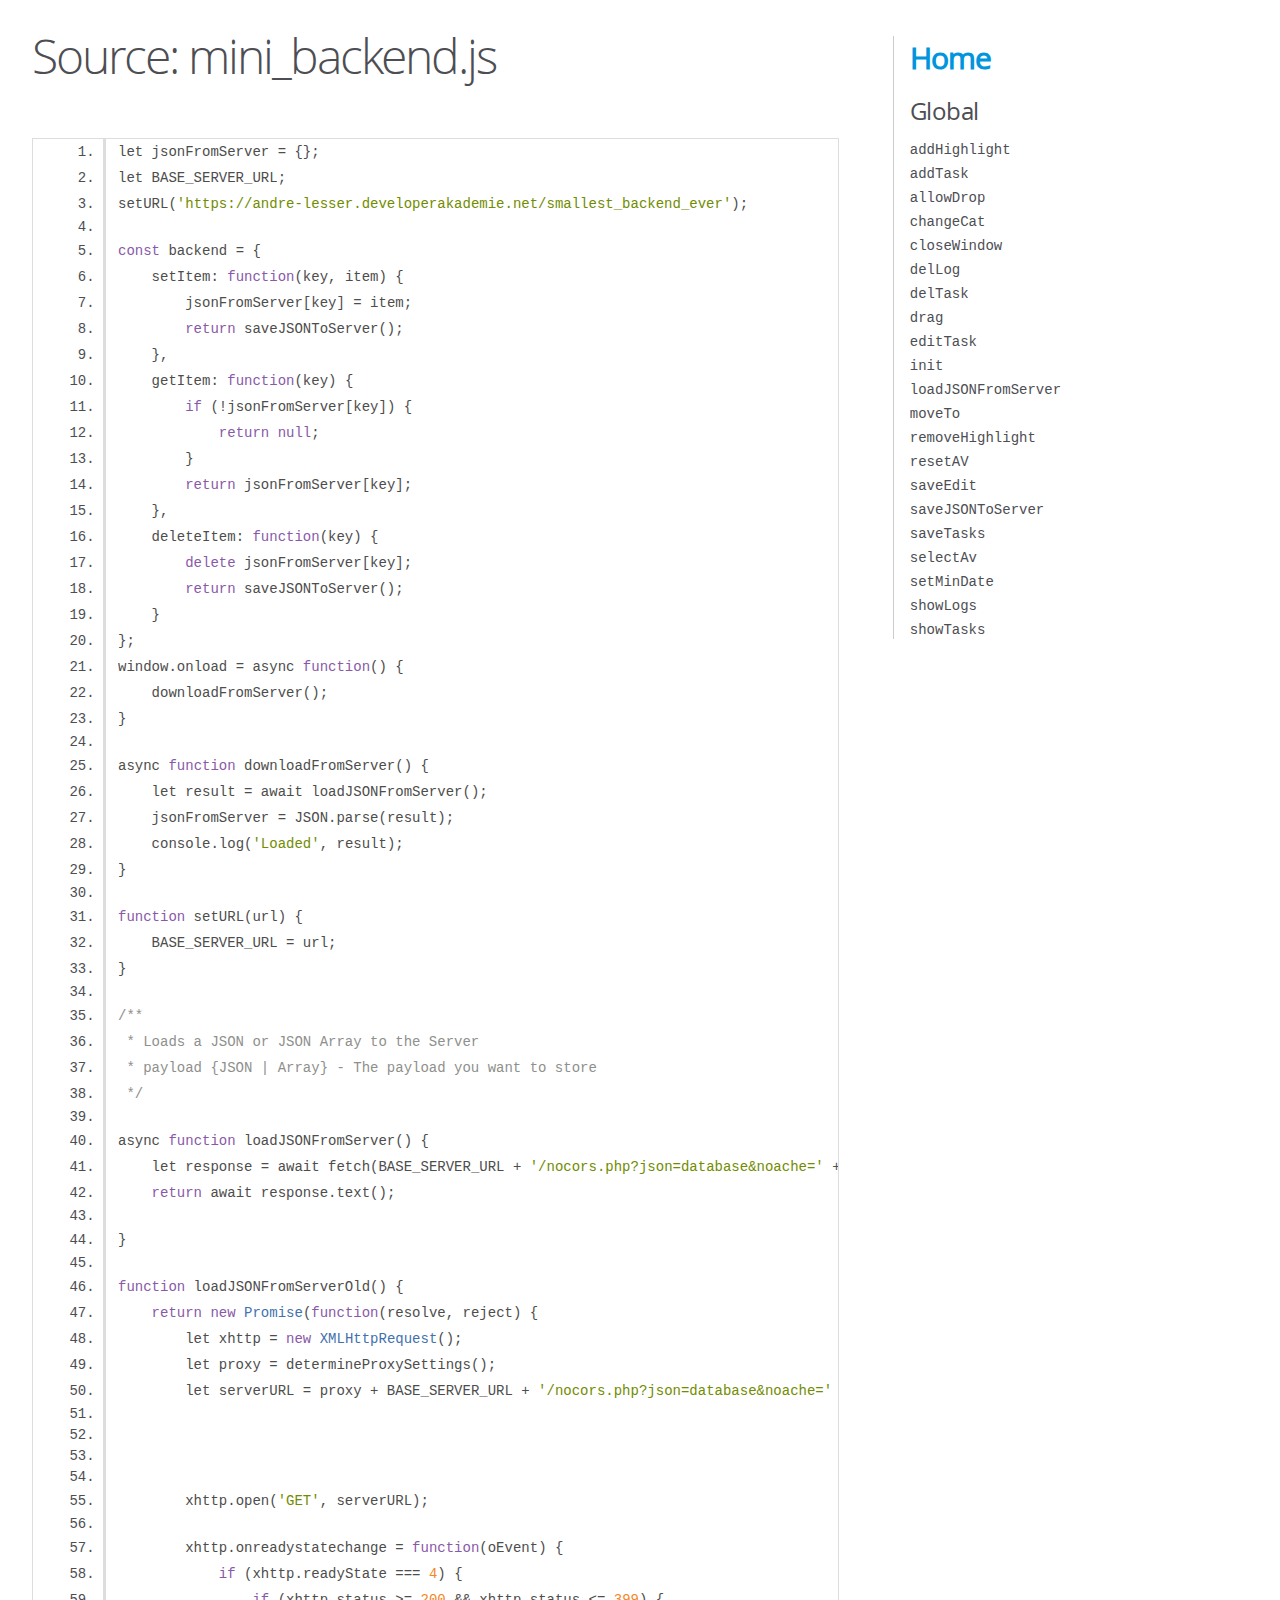
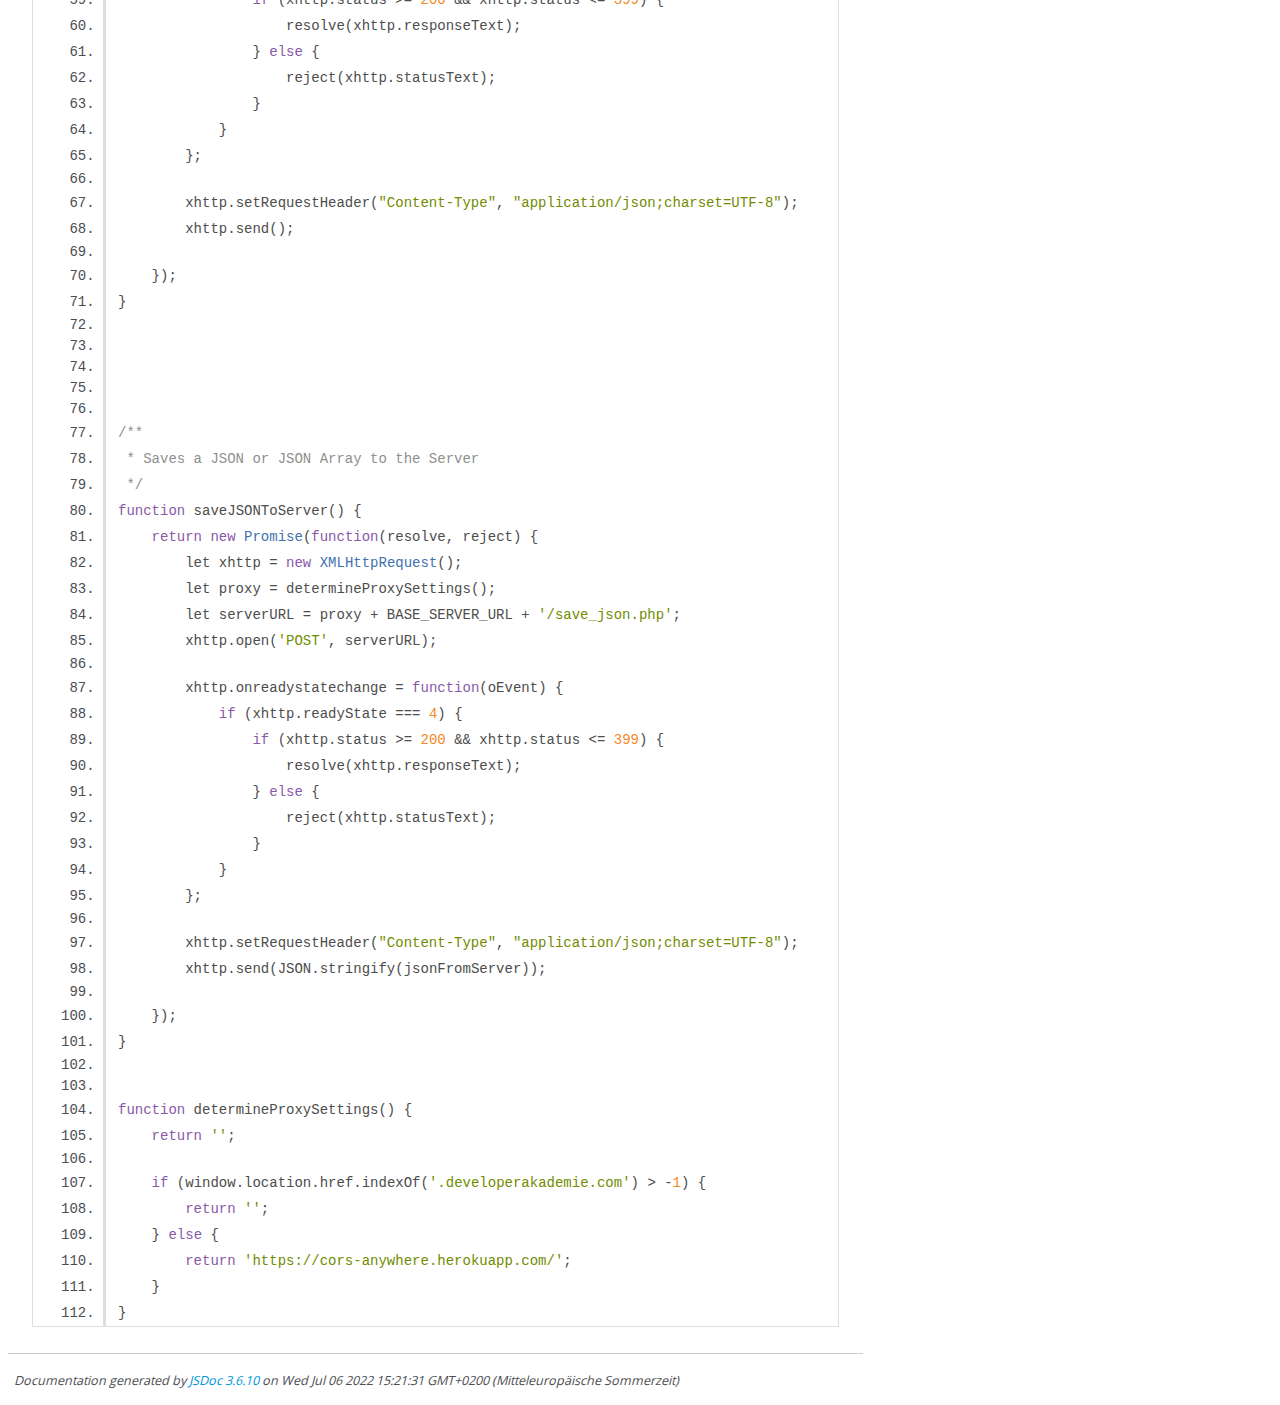
<file: out/mini_backend.js.html>
<!DOCTYPE html>
<html lang="en">
<head>
    <meta charset="utf-8">
    <title>JSDoc: Source: mini_backend.js</title>

    <script src="scripts/prettify/prettify.js"> </script>
    <script src="scripts/prettify/lang-css.js"> </script>
    <!--[if lt IE 9]>
      <script src="//html5shiv.googlecode.com/svn/trunk/html5.js"></script>
    <![endif]-->
    <link type="text/css" rel="stylesheet" href="styles/prettify-tomorrow.css">
    <link type="text/css" rel="stylesheet" href="styles/jsdoc-default.css">
</head>

<body>

<div id="main">

    <h1 class="page-title">Source: mini_backend.js</h1>

    



    
    <section>
        <article>
            <pre class="prettyprint source linenums"><code>let jsonFromServer = {};
let BASE_SERVER_URL;
setURL('https://andre-lesser.developerakademie.net/smallest_backend_ever');

const backend = {
    setItem: function(key, item) {
        jsonFromServer[key] = item;
        return saveJSONToServer();
    },
    getItem: function(key) {
        if (!jsonFromServer[key]) {
            return null;
        }
        return jsonFromServer[key];
    },
    deleteItem: function(key) {
        delete jsonFromServer[key];
        return saveJSONToServer();
    }
};
window.onload = async function() {
    downloadFromServer();
}

async function downloadFromServer() {
    let result = await loadJSONFromServer();
    jsonFromServer = JSON.parse(result);
    console.log('Loaded', result);
}

function setURL(url) {
    BASE_SERVER_URL = url;
}

/**
 * Loads a JSON or JSON Array to the Server
 * payload {JSON | Array} - The payload you want to store
 */

async function loadJSONFromServer() {
    let response = await fetch(BASE_SERVER_URL + '/nocors.php?json=database&amp;noache=' + (new Date().getTime()));
    return await response.text();

}

function loadJSONFromServerOld() {
    return new Promise(function(resolve, reject) {
        let xhttp = new XMLHttpRequest();
        let proxy = determineProxySettings();
        let serverURL = proxy + BASE_SERVER_URL + '/nocors.php?json=database&amp;noache=' + (new Date().getTime());




        xhttp.open('GET', serverURL);

        xhttp.onreadystatechange = function(oEvent) {
            if (xhttp.readyState === 4) {
                if (xhttp.status >= 200 &amp;&amp; xhttp.status &lt;= 399) {
                    resolve(xhttp.responseText);
                } else {
                    reject(xhttp.statusText);
                }
            }
        };

        xhttp.setRequestHeader("Content-Type", "application/json;charset=UTF-8");
        xhttp.send();

    });
}





/**
 * Saves a JSON or JSON Array to the Server
 */
function saveJSONToServer() {
    return new Promise(function(resolve, reject) {
        let xhttp = new XMLHttpRequest();
        let proxy = determineProxySettings();
        let serverURL = proxy + BASE_SERVER_URL + '/save_json.php';
        xhttp.open('POST', serverURL);

        xhttp.onreadystatechange = function(oEvent) {
            if (xhttp.readyState === 4) {
                if (xhttp.status >= 200 &amp;&amp; xhttp.status &lt;= 399) {
                    resolve(xhttp.responseText);
                } else {
                    reject(xhttp.statusText);
                }
            }
        };

        xhttp.setRequestHeader("Content-Type", "application/json;charset=UTF-8");
        xhttp.send(JSON.stringify(jsonFromServer));

    });
}


function determineProxySettings() {
    return '';

    if (window.location.href.indexOf('.developerakademie.com') > -1) {
        return '';
    } else {
        return 'https://cors-anywhere.herokuapp.com/';
    }
}
</code></pre>
        </article>
    </section>




</div>

<nav>
    <h2><a href="index.html">Home</a></h2><h3>Global</h3><ul><li><a href="global.html#addHighlight">addHighlight</a></li><li><a href="global.html#addTask">addTask</a></li><li><a href="global.html#allowDrop">allowDrop</a></li><li><a href="global.html#changeCat">changeCat</a></li><li><a href="global.html#closeWindow">closeWindow</a></li><li><a href="global.html#delLog">delLog</a></li><li><a href="global.html#delTask">delTask</a></li><li><a href="global.html#drag">drag</a></li><li><a href="global.html#editTask">editTask</a></li><li><a href="global.html#init">init</a></li><li><a href="global.html#loadJSONFromServer">loadJSONFromServer</a></li><li><a href="global.html#moveTo">moveTo</a></li><li><a href="global.html#removeHighlight">removeHighlight</a></li><li><a href="global.html#resetAV">resetAV</a></li><li><a href="global.html#saveEdit">saveEdit</a></li><li><a href="global.html#saveJSONToServer">saveJSONToServer</a></li><li><a href="global.html#saveTasks">saveTasks</a></li><li><a href="global.html#selectAv">selectAv</a></li><li><a href="global.html#setMinDate">setMinDate</a></li><li><a href="global.html#showLogs">showLogs</a></li><li><a href="global.html#showTasks">showTasks</a></li></ul>
</nav>

<br class="clear">

<footer>
    Documentation generated by <a href="https://github.com/jsdoc/jsdoc">JSDoc 3.6.10</a> on Wed Jul 06 2022 15:21:31 GMT+0200 (Mitteleuropäische Sommerzeit)
</footer>

<script> prettyPrint(); </script>
<script src="scripts/linenumber.js"> </script>
</body>
</html>
</file>
<file: style.css>
body {
    margin: 0;
    background-image: url(./img/bg2-bicubic.jpg);
    background-repeat: no-repeat;
    min-width: 0px;
    font-family: 'PT Sans' !important;
    font-style: normal !important;
    font-weight: 400 !important;
}

/* ____________INDEX____________ */

.navbar {
    display: none !important;
}

.mainPage {
    display: flex;
    flex-direction: row;
    justify-content: center;
    padding-top: 46px;
    padding-bottom: 46px;
}

.sideBar {
    background-image: url(./img/bg.jpg);
    height: 100vh;
    width: 115px;
    display: flex;
    justify-content: space-around;
    flex-direction: column;
    align-items: center;
    border-top-right-radius: 45%;
    border-bottom-right-radius: 45%;
    box-shadow: 0 0 20px 8px darkgrey;
}

.mainLinks a {
    display: flex;
    flex-direction: column;
    padding: 8px;
    text-decoration: none;
    color: #fff2f2;
    display: flex;
    gap: 1em;
    font-size: 16px;
    padding-right: 0px;
    padding-left: 0px;
}

.mainLinks li:hover {
    background-color: #FF9B67;
    border-radius: 15px;
    transition: 0.3s ease;
    text-decoration: none;
    font-size: 16px;
    box-shadow: 7px 13px 20px 0px #535151;
    padding-top: 5px;
    padding-bottom: 5px;
}

.mainLinks li {
    padding: 5px 14px;
}

.profilePic img {
    margin-right: 16px;
    border-radius: 50%;
    border: solid coral;
    border-width: 2px;
    cursor: pointer;
}

.mainTaskContainer {
    display: flex;
    justify-content: space-between;
    align-items: center;
    margin: 30px;
    margin-bottom: 0px !important;
    margin-top: 0px !important;
    flex-flow: wrap;
}

.task {
    position: relative;
    height: 90vh;
    width: 200px;
    background: #ff5a0042;
    margin: 0 8px;
    border-radius: 32px;
    text-align: center;
    color: #7d0000;
    cursor: pointer;
    
    overflow-y: auto;
    overflow-x: hidden;
    scrollbar-color: #7d0000 #ff5a0042;
    scrollbar-width: thin;
    
}

::-webkit-scrollbar {
    width: 5px;
    height: 50px;
}

::-webkit-scrollbar-track {
    background: #ff5a0042;
}

::-webkit-scrollbar-thumb {
    background-color: #7d0000;
    border-radius: 20px;
}


.grab {
    cursor: move;
    cursor: grab;
    cursor: -moz-grab;
    cursor: -webkit-grab;
}

.grab:active {
    cursor: grabbing;
    cursor: -moz-grabbing;
    cursor: -webkit-grabbing;
}

.grabbable {
    cursor: move;
    cursor: grab;
    cursor: -moz-grab;
    cursor: -webkit-grab;
}

.grabbable:active {
    cursor: grabbing;
    cursor: -moz-grabbing;
    cursor: -webkit-grabbing;
}

.task h5 {
    font-weight: bold;
    font-family: 'PT Sans' !important;
}

.dnone {
    display: none;

}

.popup {
    z-index: 2;
    position: fixed;
    top: 19%;
    /* top: 138px; */
    left: 18%;
}

/* ____________BOARD____________ */

.newTask {
    background-color: antiquewhite;
    border-radius: 32px;
    padding: 8px;
    margin: 8px;
    box-shadow: 0px 10px 5px -2px rgba(0, 0, 0, 0.85);
}

.taskIcons:hover {
    cursor: pointer;
}

.profilePicTask {
    border-radius: 50%;
}

.boardImg:hover {
    cursor: pointer;
}

.descriptionHeader {
    word-wrap: break-word;
}

.description {
    word-wrap: break-word;
}

.dragAreaHighlight {
    background: #FF9D66;
}

/* ____________BACKLOG____________ */
.headline {
    margin: 48px;
    margin-left: 28px;
}

.headline1 h3{
margin-top: 0px;
font-family: 'PT Sans' !important;
font-weight: bold;
margin-bottom: 0px;
}

.headline span {
    color: #ff9900;
}
.headline1 span {
    color: #ff9900;
}

.headline h3 {
    font-family: 'PT Sans' !important;
    font-weight: bold;
    margin-bottom: 0px;
}

#backlogDiv {
    margin: 24px;
}

.backlogContent {
    background: #ff5a0042;
}

.tableDiv {
    font-family: 'PT Sans' !important;
    display: flex;
    justify-content: center;
}

.tableDiv table {
    -webkit-border-horizontal-spacing: 0;
    -webkit-border-vertical-spacing: 12px;
    margin: 30px;
    font-family: 'PT Sans' !important;
}

table td:first-child {
    font-family: 'PT Sans' !important;
    display: flex;
    text-align: center;
    border-top-left-radius: 10px;
    border-bottom-left-radius: 10px;
    border-left: 15px solid #7d0000;
    height: 80px;
    align-items: center;
    margin-left: -9px;
}

table td:last-child {
    border-top-right-radius: 10px;
    border-bottom-right-radius: 10px;
}

table h5 {
    text-align: center;
    font-weight: bold;
}

td {
    padding: 10px;
}

.taskCreator {
    padding: 2px;
    font-family: 'PT Sans' !important;
}

/* ____________RESPONSIVE____________ */

@media only screen and (max-width: 1062px) {
    .mainTaskContainer {
        flex-direction: row;
        padding: 8px;
        height: fit-content;
    }

    .task {
        min-height: 400px;
        max-height: 600px;
        margin: 8px;
    }

    .logo1 {
        height: 50px;
    }

    .priority {
        display: none;
    }

    .category {
        display: none;
    }

    .cc1 {
        display: none;
    }
    .pp1 {
        display: none;
    }
}


/* ____________RESPONSIVE____________ */

@media only screen and (max-width: 1062px) {
    .mainTaskContainer {
        flex-direction: row;
        padding: 8px;
        height: fit-content;
    }
    body {
        background-size: 3000px;
    }

    .task {
        min-height: 400px;
        margin: 8px
    }

    .logo1 {
        height: 50px;
    }
}

/* ____________INFO____________ */

.infoText {
    display: flex;
    align-items: flex-start;
    padding: 24px;
    flex-direction: column;
}

.infoText h4 {
    font-weight: bold;
}

.imprintPrivacy {
    display: flex;
    justify-content: space-evenly;
    font-size: x-large;
    padding: 16px;
    text-decoration: none;
}

.imprintPrivacy a:hover {
    background-color: rgb(240, 128, 128);
    border-radius: 15px;
    transition: 0.3s ease;
    text-decoration: none;
    box-shadow: 7px 13px 20px 0px #535151;
    padding: 6px;
}

.imprint {
    display: flex;
    justify-content: center;
    flex-direction: column;
    text-align: left;
    padding: 30px;
    max-width: 1000px;
    padding-left: 150px;
}
</file>
<file: fonts.css>
/* pt-sans-regular - latin */
@font-face {
     font-family: 'PT Sans';
     font-style: normal;
     font-weight: 400;
     src: url('./fonts/pt-sans-v17-latin-regular.eot');
     /* IE9 Compat Modes */
     src: local(''),
          url('./fonts/pt-sans-v17-latin-regular.eot?#iefix') format('embedded-opentype'),
          /* IE6-IE8 */
          url('./fonts/pt-sans-v17-latin-regular.woff2') format('woff2'),
          /* Super Modern Browsers */
          url('./fonts/pt-sans-v17-latin-regular.woff') format('woff'),
          /* Modern Browsers */
          url('./fonts/pt-sans-v17-latin-regular.ttf') format('truetype'),
          /* Safari, Android, iOS */
          url('./fonts/pt-sans-v17-latin-regular.svg#PTSans') format('svg');
     /* Legacy iOS */
}

/* pt-sans-italic - latin */
@font-face {
     font-family: 'PT Sans';
     font-style: italic;
     font-weight: 400;
     src: url('./fonts/pt-sans-v17-latin-italic.eot');
     /* IE9 Compat Modes */
     src: local(''),
          url('./fonts/pt-sans-v17-latin-italic.eot?#iefix') format('embedded-opentype'),
          /* IE6-IE8 */
          url('./fonts/pt-sans-v17-latin-italic.woff2') format('woff2'),
          /* Super Modern Browsers */
          url('./fonts/pt-sans-v17-latin-italic.woff') format('woff'),
          /* Modern Browsers */
          url('./fonts/pt-sans-v17-latin-italic.ttf') format('truetype'),
          /* Safari, Android, iOS */
          url('./fonts/pt-sans-v17-latin-italic.svg#PTSans') format('svg');
     /* Legacy iOS */
}

/* pt-sans-700 - latin */
@font-face {
     font-family: 'PT Sans';
     font-style: normal;
     font-weight: 700;
     src: url('./fonts/pt-sans-v17-latin-700.eot');
     /* IE9 Compat Modes */
     src: local(''),
          url('./fonts/pt-sans-v17-latin-700.eot?#iefix') format('embedded-opentype'),
          /* IE6-IE8 */
          url('./fonts/pt-sans-v17-latin-700.woff2') format('woff2'),
          /* Super Modern Browsers */
          url('./fonts/pt-sans-v17-latin-700.woff') format('woff'),
          /* Modern Browsers */
          url('/fonts/pt-sans-v17-latin-700.ttf') format('truetype'),
          /* Safari, Android, iOS */
          url('./fonts/pt-sans-v17-latin-700.svg#PTSans') format('svg');
     /* Legacy iOS */
}

/* pt-sans-700italic - latin */
@font-face {
     font-family: 'PT Sans';
     font-style: italic;
     font-weight: 700;
     src: url('./fonts/pt-sans-v17-latin-700italic.eot');
     /* IE9 Compat Modes */
     src: local(''),
          url('./fonts/pt-sans-v17-latin-700italic.eot?#iefix') format('embedded-opentype'),
          /* IE6-IE8 */
          url('./fonts/pt-sans-v17-latin-700italic.woff2') format('woff2'),
          /* Super Modern Browsers */
          url('./fonts/pt-sans-v17-latin-700italic.woff') format('woff'),
          /* Modern Browsers */
          url('./fonts/pt-sans-v17-latin-700italic.ttf') format('truetype'),
          /* Safari, Android, iOS */
          url('./fonts/pt-sans-v17-latin-700italic.svg#PTSans') format('svg');
     /* Legacy iOS */
}
</file>
<file: privacysidebar.css>
.sideBar {
    background-image: url(./img/bg.jpg);
    height: 100vh;
    width: 115px;
    display: flex;
    justify-content: space-around;
    flex-direction: column;
    align-items: center;
    border-top-right-radius: 45%;
    border-bottom-right-radius: 45%;
    box-shadow: 0 0 20px 8px darkgrey;
    position: fixed!important;
}

.mainPages {
    background-image: url(./img/bg2-bicubic.jpg);
    background-size: cover;
}
</file>
<file: navbar-style.css>
/* UTILITIES */
* {
    margin: 0;
    padding: 0;
    box-sizing: border-box;
}

body {
    font-family: cursive;
}

a {
    text-decoration: none;
}

li {
    list-style: none;
}

/* NAVBAR STYLING STARTS */
.navbar {
    display: flex;
    align-items: center;
    justify-content: space-between;
    background-image: url(./img/bg.jpg);
    background-size: cover;
    padding: 20px;
    color: #fff;
    border-bottom-left-radius: 16%;
    border-bottom-right-radius: 16%;
    box-shadow: 10px 16px 20px 0px #c0c0c0;
}

.nav-links a {
    color: #fff;
}

.nav-links:hover {
    border-radius: 20%;
    z-index: 1;
}

/* LOGO */
.logo {
    font-size: 32px;
    cursor: pointer;
}

/* NAVBAR MENU */
.menu {
    display: flex;
    gap: 1em;
    font-size: 16px;
    z-index: 1;
}

.menu li:hover {
    background-color: lightcoral;
    border-radius: 15px;
    transition: 0.3s ease;
    text-decoration: none;
    font-size: 16px;
    box-shadow: 7px 13px 20px 0px #535151;
}

.menu li {
    padding: 5px 14px;
}

/* DROPDOWN MENU */
.services {
    position: relative;
}

.dropdown {
    background-color: #FE668F;
    padding: 1em 0;
    position: absolute;
    display: none;
    border-radius: 8px;
    top: 50px;
}

.dropdown li+li {
    margin-top: 10px;
}

.dropdown li {
    padding: 0.5em 1em;
    width: 8em;
    text-align: center;
}

.dropdown li:hover {
    background-color: #FE668F;
}

.services:hover .dropdown {
    display: block;
}

/*RESPONSIVE NAVBAR MENU STARTS*/

input[type=checkbox] {
    display: none;
}

.hamburger {
    display: none;
    font-size: 24px;
    user-select: none;
    cursor: pointer;
}

/* APPLYING MEDIA QUERIES */
@media (max-width: 768px) {
    .menu {
        display: none;
        position: absolute;
        background-color: #FE668F;
        right: 0;
        text-align: center;
        padding: 16px 0;
        border-radius: 14px;
    }

    .menu li:hover {
        background-color: #fc4a79;
        transition: 0.3s ease;
    }

    .menu li+li {
        margin-top: 12px;
    }

    input[type=checkbox]:checked~.menu {
        display: block;
    }

    .hamburger {
        display: block;
    }

    .hamburger-box {
        width: 45px;
        height: 45px;
        border: solid black;
        border-radius: 22%;
        padding: 3px;
    }

    .hamburger-box:hover {
        box-shadow: 6px 6px 12px 0px #535151;

    }

    .dropdown {
        left: 50%;
        top: 30px;
        transform: translateX(35%);
    }

    .dropdown li:hover {
        background-color: #4c9e9e;
    }
}
</file>
<file: addTaskStyle.css>
/* -----------------------------ADD TASK SECTION------------------------------------------- */
/* ---------------------------------------------------------------------------------- */
.mainTaskContainer {
    display: flex;
    justify-content: space-between;
    align-items: center;
    margin: 30px;
    font-family: 'PT Sans' !important;
}

.task1 {
    position: relative;
    height: 90%;
    width: 150px;
    background: #ff5a0042;
    margin: 0 8px;
    border-radius: 32px;
    text-align: center;

}

#addTaskSection {
    padding: 3rem;
    min-height: 33%;
}

#addTaskInputs {
    position: relative;
    display: flex;
    gap: 1rem;
    padding: 1rem;
    background-color: #ffebd6;
    font-size: medium;
    font-weight: bold;
    color: rgba(255, 149, 0, 0.801);
    border-radius: 13px;
    width: 100%;
    padding-right: 1.6rem;
    box-shadow: 13px 14px 20px 20px #9998974a;
}

.leftInputs .rightInputs {
    display: flex;
    flex-direction: column;
    width: 45vmin;
    padding: 1rem;
}

.inputField {
    font-family: 'PT Sans' !important;
    display: flex;
    flex-direction: column;
    margin-top: 1.2rem;
    margin-bottom: 1.5rem;
    margin-left: 2rem;
    margin-right: 1rem;
}

#titleInputField {
    font-family: 'PT Sans' !important;
    font-size: medium;
    border-radius: 4px;
    padding: 0.5rem;
    margin-top: 0.3rem;
    outline: none;
    height: 3.5rem;
    width: 336px;
    border-width: 1.6px;
    border: 1px solid #c0c0c073;
}

.input-form input,
textarea,
select {
    font-family: 'PT Sans' !important;
    outline: none;
    border-width: 1.5px;
    border: 1px solid #c0c0c073;
    font-size: large;
    padding: 0.5rem;
    margin-top: 0.3rem;
    border-width: 1.6px;
    border-radius: 5px;
}

.input-form label[required]::after {
    font-family: 'PT Sans' !important;
    content: ' *';
    color: red;
}

.headlineTask {
    font-family: 'PT Sans' !important;
    font-size: 34px;
    font-weight: bold;
    padding-bottom: 0px;
    margin-bottom: 0px;
}

.underHeadlineTask {
    font-family: 'PT Sans' !important;
    font-size: 14px;
    color: #ff9d00;
    padding-top: 0px;
    margin-top: -18px;
}

.taskButtons {
    display: flex;
    justify-content: flex-end;
    margin-top: 1.85rem;
}

#cancelButton {
    font-family: 'PT Sans' !important;
    padding-right: 80px;
    padding-left: 120px;
    font-size: 16px;
    border: 1px solid transparent;
    border-radius: 4px;
    background-color: transparent;
    color: rgb(255, 136, 0);
    cursor: pointer;
    font-weight: bold;
    cursor: pointer;
}

#createTaskButton {
    font-family: 'PT Sans' !important;
    padding: 0.5rem 2rem;
    font-size: 16px;
    border: 1px solid transparent;
    border-radius: 15px;
    background-image: url(./img/bg.jpg);
    color: white;
    cursor: pointer;
    height: 3.8rem;
    padding: 10px;
    font-weight: bold;
    cursor: pointer;
}

#createTaskButton:hover {
    box-shadow: 1px 2px 20px 0px black;
}

#plusButton {
    position: relative;
    color: orange;
    width: 2.5rem;
    height: 2.5rem;
    border-radius: 50%;
    border: none;
    margin-left: 1rem;
    cursor: pointer;
}

#assignedProfilePicture {
    width: 5rem;
    height: 5rem;
    border-radius: 100%;
    cursor: pointer;
}

#assignedProfile {
    padding-top: 4rem;
}

#dueDate {
    outline: none;
    border-radius: 4px;
    font-size: large;
    padding: 0.5rem;
    margin-top: 0.3rem;
    height: 3.5rem;
    cursor: pointer;
    border-width: 1.6px;
    border: 1px solid #c0c0c073;
}

.categorySelect {
    outline: none;
    border-radius: 4px;
    font-size: large;
    padding: 0.5rem;
    margin-top: 0.3rem;
    height: 4.7rem;
    cursor: pointer;
    border-width: 1.6px;
    border: 1px solid #c0c0c073;
}

#urgency {
    outline: none;
    border-radius: 4px;
    font-size: large;
    padding: 0.5rem;
    margin-top: 0.3rem;
    height: 4.7rem;
    cursor: pointer;
    border-width: 1.6px;
    border: 1px solid #c0c0c073;
}

input[type=date]::-webkit-calendar-picker-indicator {
    background-image: url(./img/icons8-calendar-150.png);
    background-size: 1.2rem;
    cursor: pointer;
}

.avatar {
    border: 3px solid #ffebd6;
    opacity: 0.6;
    border-radius: 50%;
    margin-left: 10px;
    margin-right: 10px;
}

.avatar:hover {
    opacity: 1;
    border: solid 3px orange;
    transform: scale(1.1);
    cursor: pointer;
}

.selAv {
    opacity: 1 !important;
    border: 4px solid rgb(223, 130, 44) !important;
}

/* <------------------------------------- RESPONSIVE & HEADER RESPONSIVE ------------------------------------------> */

@media only screen and (max-width: 1062px) {

    .navbar {
        display: block !important;
        display: flex !important;
    }

    .sideBar {
        display: none;
    }

    #addTaskInputs {
        flex-direction: column;
        padding: 1px;
    }

    .mainPage {
        justify-content: center;
    }

    #addTaskSection {
        padding: 0px;
    }
}


@media screen and (max-width: 630px) {
    .mainTaskContainer {
        justify-content: center !important;
    }
    .imprint {
        padding-left: 10px; }
        .popup {

            left: 8%;
        }

}

@media only screen and (max-width: 490px) {
    /* .mainPage {
        transform: scale(0.8);
        transform-origin: 50% 0;    
    } */

}

@media only screen and (max-width: 400px) {
    /* .mainPage {
        transform: scale(0.7);
        transform-origin: 50% 0;    
    } */
}
</file>
<file: out/styles/prettify-tomorrow.css>
/* Tomorrow Theme */
/* Original theme - https://github.com/chriskempson/tomorrow-theme */
/* Pretty printing styles. Used with prettify.js. */
/* SPAN elements with the classes below are added by prettyprint. */
/* plain text */
.pln {
  color: #4d4d4c; }

@media screen {
  /* string content */
  .str {
    color: #718c00; }

  /* a keyword */
  .kwd {
    color: #8959a8; }

  /* a comment */
  .com {
    color: #8e908c; }

  /* a type name */
  .typ {
    color: #4271ae; }

  /* a literal value */
  .lit {
    color: #f5871f; }

  /* punctuation */
  .pun {
    color: #4d4d4c; }

  /* lisp open bracket */
  .opn {
    color: #4d4d4c; }

  /* lisp close bracket */
  .clo {
    color: #4d4d4c; }

  /* a markup tag name */
  .tag {
    color: #c82829; }

  /* a markup attribute name */
  .atn {
    color: #f5871f; }

  /* a markup attribute value */
  .atv {
    color: #3e999f; }

  /* a declaration */
  .dec {
    color: #f5871f; }

  /* a variable name */
  .var {
    color: #c82829; }

  /* a function name */
  .fun {
    color: #4271ae; } }
/* Use higher contrast and text-weight for printable form. */
@media print, projection {
  .str {
    color: #060; }

  .kwd {
    color: #006;
    font-weight: bold; }

  .com {
    color: #600;
    font-style: italic; }

  .typ {
    color: #404;
    font-weight: bold; }

  .lit {
    color: #044; }

  .pun, .opn, .clo {
    color: #440; }

  .tag {
    color: #006;
    font-weight: bold; }

  .atn {
    color: #404; }

  .atv {
    color: #060; } }
/* Style */
/*
pre.prettyprint {
  background: white;
  font-family: Consolas, Monaco, 'Andale Mono', monospace;
  font-size: 12px;
  line-height: 1.5;
  border: 1px solid #ccc;
  padding: 10px; }
*/

/* Specify class=linenums on a pre to get line numbering */
ol.linenums {
  margin-top: 0;
  margin-bottom: 0; }

/* IE indents via margin-left */
li.L0,
li.L1,
li.L2,
li.L3,
li.L4,
li.L5,
li.L6,
li.L7,
li.L8,
li.L9 {
  /* */ }

/* Alternate shading for lines */
li.L1,
li.L3,
li.L5,
li.L7,
li.L9 {
  /* */ }
</file>
<file: out/styles/jsdoc-default.css>
@font-face {
    font-family: 'Open Sans';
    font-weight: normal;
    font-style: normal;
    src: url('../fonts/OpenSans-Regular-webfont.eot');
    src:
        local('Open Sans'),
        local('OpenSans'),
        url('../fonts/OpenSans-Regular-webfont.eot?#iefix') format('embedded-opentype'),
        url('../fonts/OpenSans-Regular-webfont.woff') format('woff'),
        url('../fonts/OpenSans-Regular-webfont.svg#open_sansregular') format('svg');
}

@font-face {
    font-family: 'Open Sans Light';
    font-weight: normal;
    font-style: normal;
    src: url('../fonts/OpenSans-Light-webfont.eot');
    src:
        local('Open Sans Light'),
        local('OpenSans Light'),
        url('../fonts/OpenSans-Light-webfont.eot?#iefix') format('embedded-opentype'),
        url('../fonts/OpenSans-Light-webfont.woff') format('woff'),
        url('../fonts/OpenSans-Light-webfont.svg#open_sanslight') format('svg');
}

html
{
    overflow: auto;
    background-color: #fff;
    font-size: 14px;
}

body
{
    font-family: 'Open Sans', sans-serif;
    line-height: 1.5;
    color: #4d4e53;
    background-color: white;
}

a, a:visited, a:active {
    color: #0095dd;
    text-decoration: none;
}

a:hover {
    text-decoration: underline;
}

header
{
    display: block;
    padding: 0px 4px;
}

tt, code, kbd, samp {
    font-family: Consolas, Monaco, 'Andale Mono', monospace;
}

.class-description {
    font-size: 130%;
    line-height: 140%;
    margin-bottom: 1em;
    margin-top: 1em;
}

.class-description:empty {
    margin: 0;
}

#main {
    float: left;
    width: 70%;
}

article dl {
    margin-bottom: 40px;
}

article img {
  max-width: 100%;
}

section
{
    display: block;
    background-color: #fff;
    padding: 12px 24px;
    border-bottom: 1px solid #ccc;
    margin-right: 30px;
}

.variation {
    display: none;
}

.signature-attributes {
    font-size: 60%;
    color: #aaa;
    font-style: italic;
    font-weight: lighter;
}

nav
{
    display: block;
    float: right;
    margin-top: 28px;
    width: 30%;
    box-sizing: border-box;
    border-left: 1px solid #ccc;
    padding-left: 16px;
}

nav ul {
    font-family: 'Lucida Grande', 'Lucida Sans Unicode', arial, sans-serif;
    font-size: 100%;
    line-height: 17px;
    padding: 0;
    margin: 0;
    list-style-type: none;
}

nav ul a, nav ul a:visited, nav ul a:active {
    font-family: Consolas, Monaco, 'Andale Mono', monospace;
    line-height: 18px;
    color: #4D4E53;
}

nav h3 {
    margin-top: 12px;
}

nav li {
    margin-top: 6px;
}

footer {
    display: block;
    padding: 6px;
    margin-top: 12px;
    font-style: italic;
    font-size: 90%;
}

h1, h2, h3, h4 {
    font-weight: 200;
    margin: 0;
}

h1
{
    font-family: 'Open Sans Light', sans-serif;
    font-size: 48px;
    letter-spacing: -2px;
    margin: 12px 24px 20px;
}

h2, h3.subsection-title
{
    font-size: 30px;
    font-weight: 700;
    letter-spacing: -1px;
    margin-bottom: 12px;
}

h3
{
    font-size: 24px;
    letter-spacing: -0.5px;
    margin-bottom: 12px;
}

h4
{
    font-size: 18px;
    letter-spacing: -0.33px;
    margin-bottom: 12px;
    color: #4d4e53;
}

h5, .container-overview .subsection-title
{
    font-size: 120%;
    font-weight: bold;
    letter-spacing: -0.01em;
    margin: 8px 0 3px 0;
}

h6
{
    font-size: 100%;
    letter-spacing: -0.01em;
    margin: 6px 0 3px 0;
    font-style: italic;
}

table
{
    border-spacing: 0;
    border: 0;
    border-collapse: collapse;
}

td, th
{
    border: 1px solid #ddd;
    margin: 0px;
    text-align: left;
    vertical-align: top;
    padding: 4px 6px;
    display: table-cell;
}

thead tr
{
    background-color: #ddd;
    font-weight: bold;
}

th { border-right: 1px solid #aaa; }
tr > th:last-child { border-right: 1px solid #ddd; }

.ancestors, .attribs { color: #999; }
.ancestors a, .attribs a
{
    color: #999 !important;
    text-decoration: none;
}

.clear
{
    clear: both;
}

.important
{
    font-weight: bold;
    color: #950B02;
}

.yes-def {
    text-indent: -1000px;
}

.type-signature {
    color: #aaa;
}

.name, .signature {
    font-family: Consolas, Monaco, 'Andale Mono', monospace;
}

.details { margin-top: 14px; border-left: 2px solid #DDD; }
.details dt { width: 120px; float: left; padding-left: 10px;  padding-top: 6px; }
.details dd { margin-left: 70px; }
.details ul { margin: 0; }
.details ul { list-style-type: none; }
.details li { margin-left: 30px; padding-top: 6px; }
.details pre.prettyprint { margin: 0 }
.details .object-value { padding-top: 0; }

.description {
    margin-bottom: 1em;
    margin-top: 1em;
}

.code-caption
{
    font-style: italic;
    font-size: 107%;
    margin: 0;
}

.source
{
    border: 1px solid #ddd;
    width: 80%;
    overflow: auto;
}

.prettyprint.source {
    width: inherit;
}

.source code
{
    font-size: 100%;
    line-height: 18px;
    display: block;
    padding: 4px 12px;
    margin: 0;
    background-color: #fff;
    color: #4D4E53;
}

.prettyprint code span.line
{
  display: inline-block;
}

.prettyprint.linenums
{
  padding-left: 70px;
  -webkit-user-select: none;
  -moz-user-select: none;
  -ms-user-select: none;
  user-select: none;
}

.prettyprint.linenums ol
{
  padding-left: 0;
}

.prettyprint.linenums li
{
  border-left: 3px #ddd solid;
}

.prettyprint.linenums li.selected,
.prettyprint.linenums li.selected *
{
  background-color: lightyellow;
}

.prettyprint.linenums li *
{
  -webkit-user-select: text;
  -moz-user-select: text;
  -ms-user-select: text;
  user-select: text;
}

.params .name, .props .name, .name code {
    color: #4D4E53;
    font-family: Consolas, Monaco, 'Andale Mono', monospace;
    font-size: 100%;
}

.params td.description > p:first-child,
.props td.description > p:first-child
{
    margin-top: 0;
    padding-top: 0;
}

.params td.description > p:last-child,
.props td.description > p:last-child
{
    margin-bottom: 0;
    padding-bottom: 0;
}

.disabled {
    color: #454545;
}
</file>
<file: logstyle.css>
.important {
    background-color: rgb(192, 31, 31);
    color: white;
}

.high {
    background-color: rgb(221, 103, 34);
    color: white;
}

.medium {
    background-color: rgb(234, 238, 24);
    color: black;
}

.low {
    background-color: rgb(70, 146, 47);
    color: black;
}
</file>
